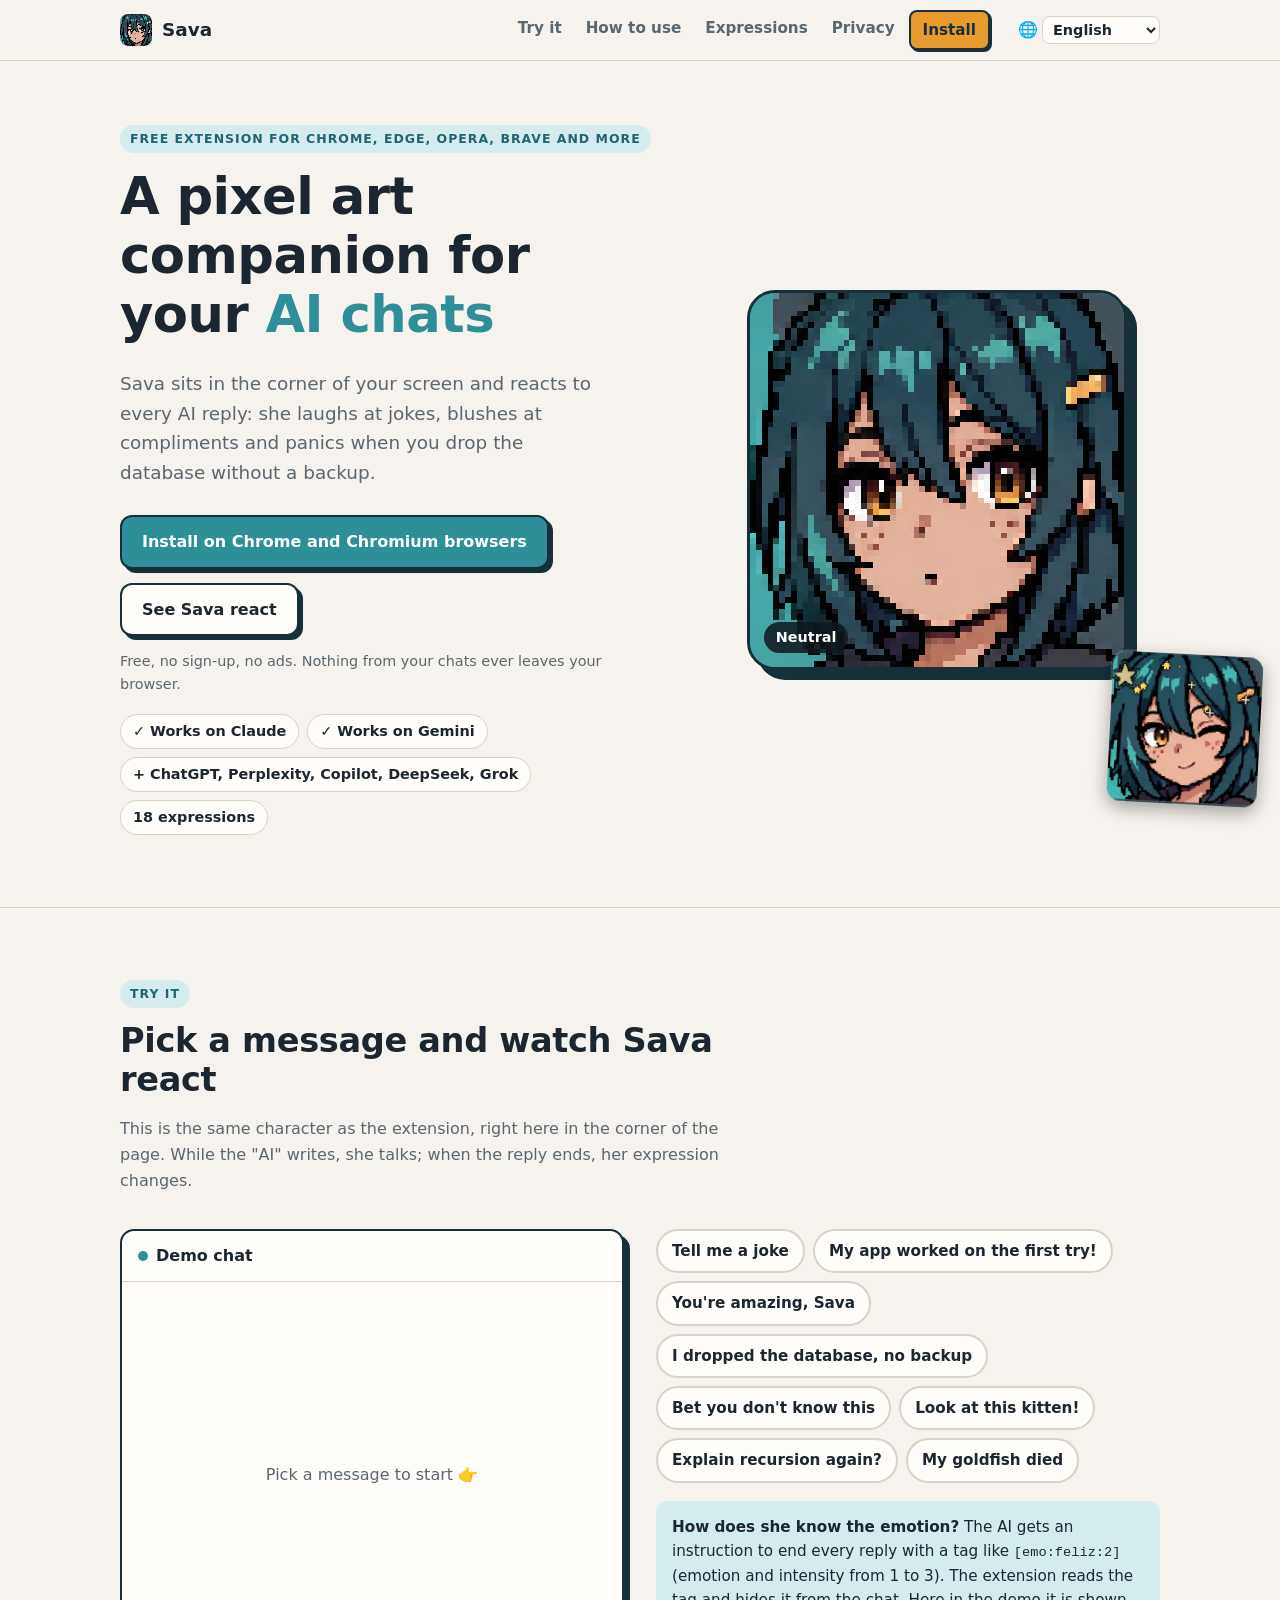
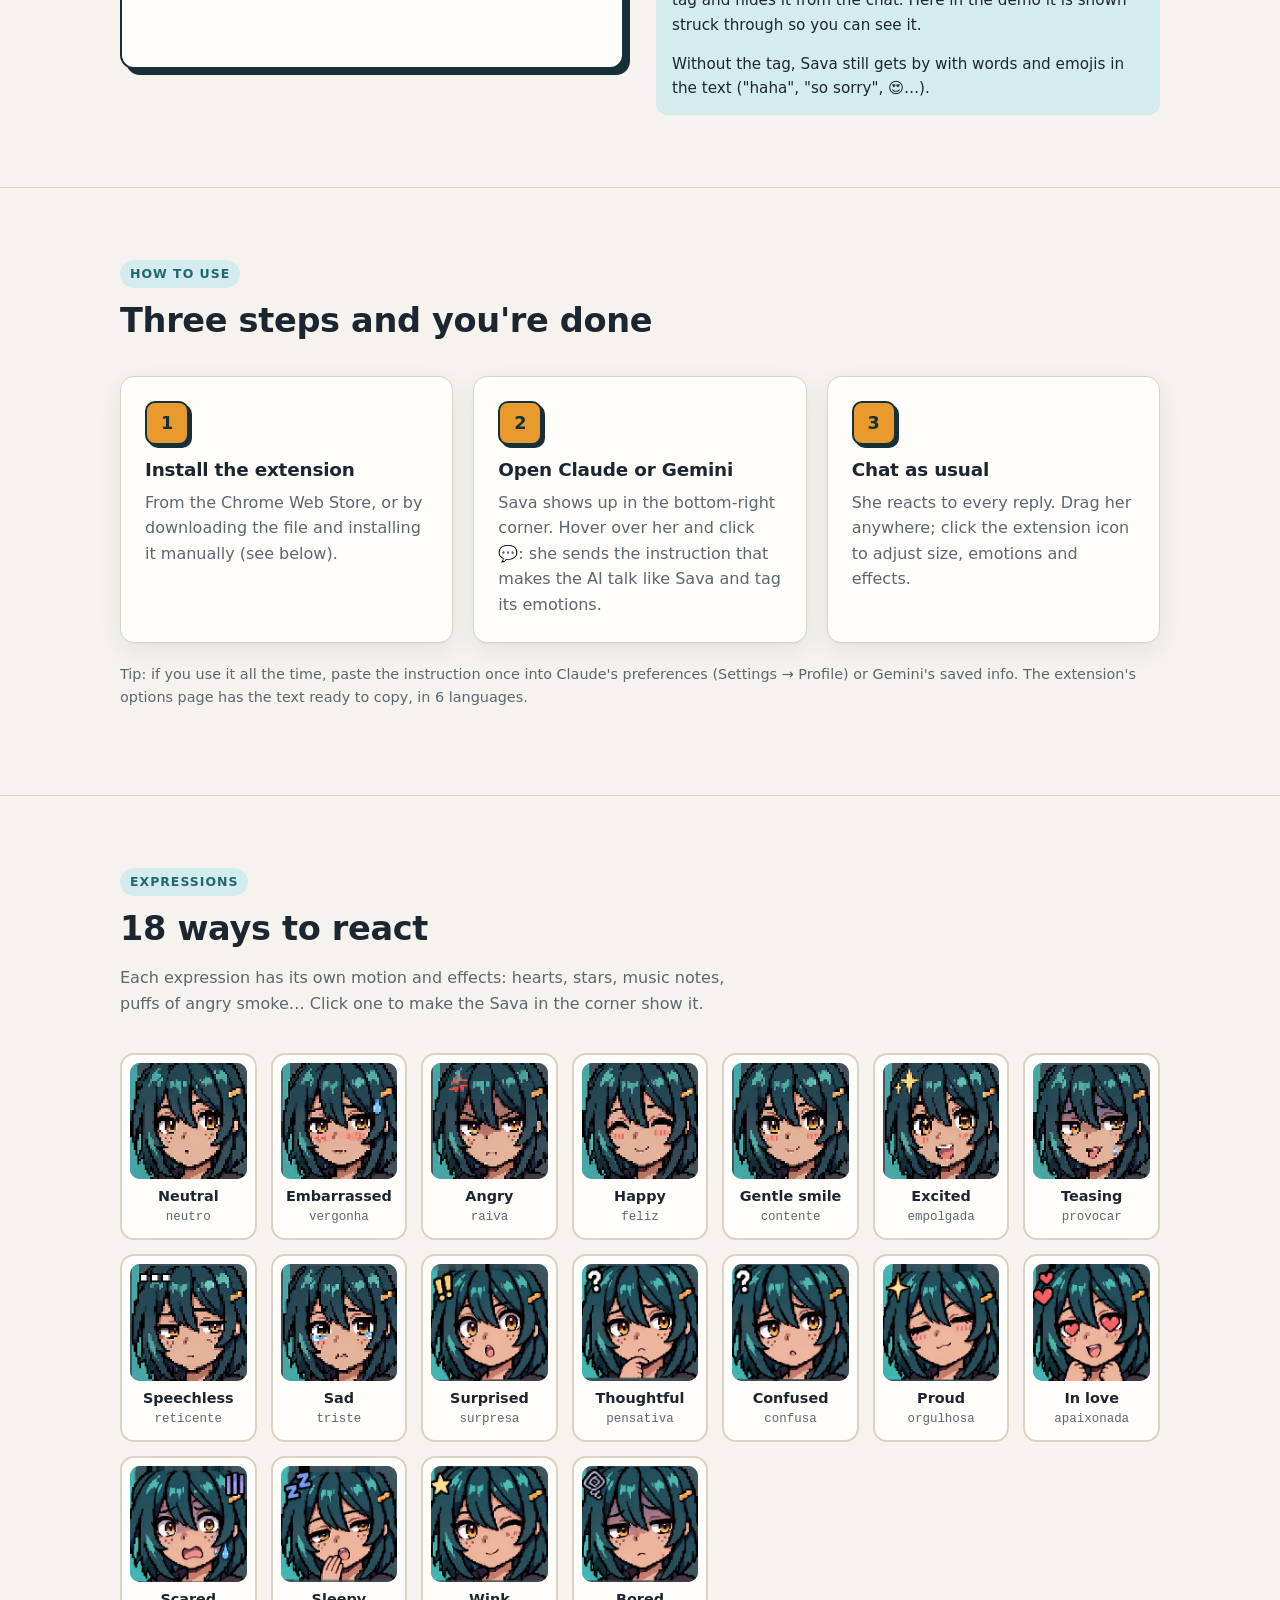
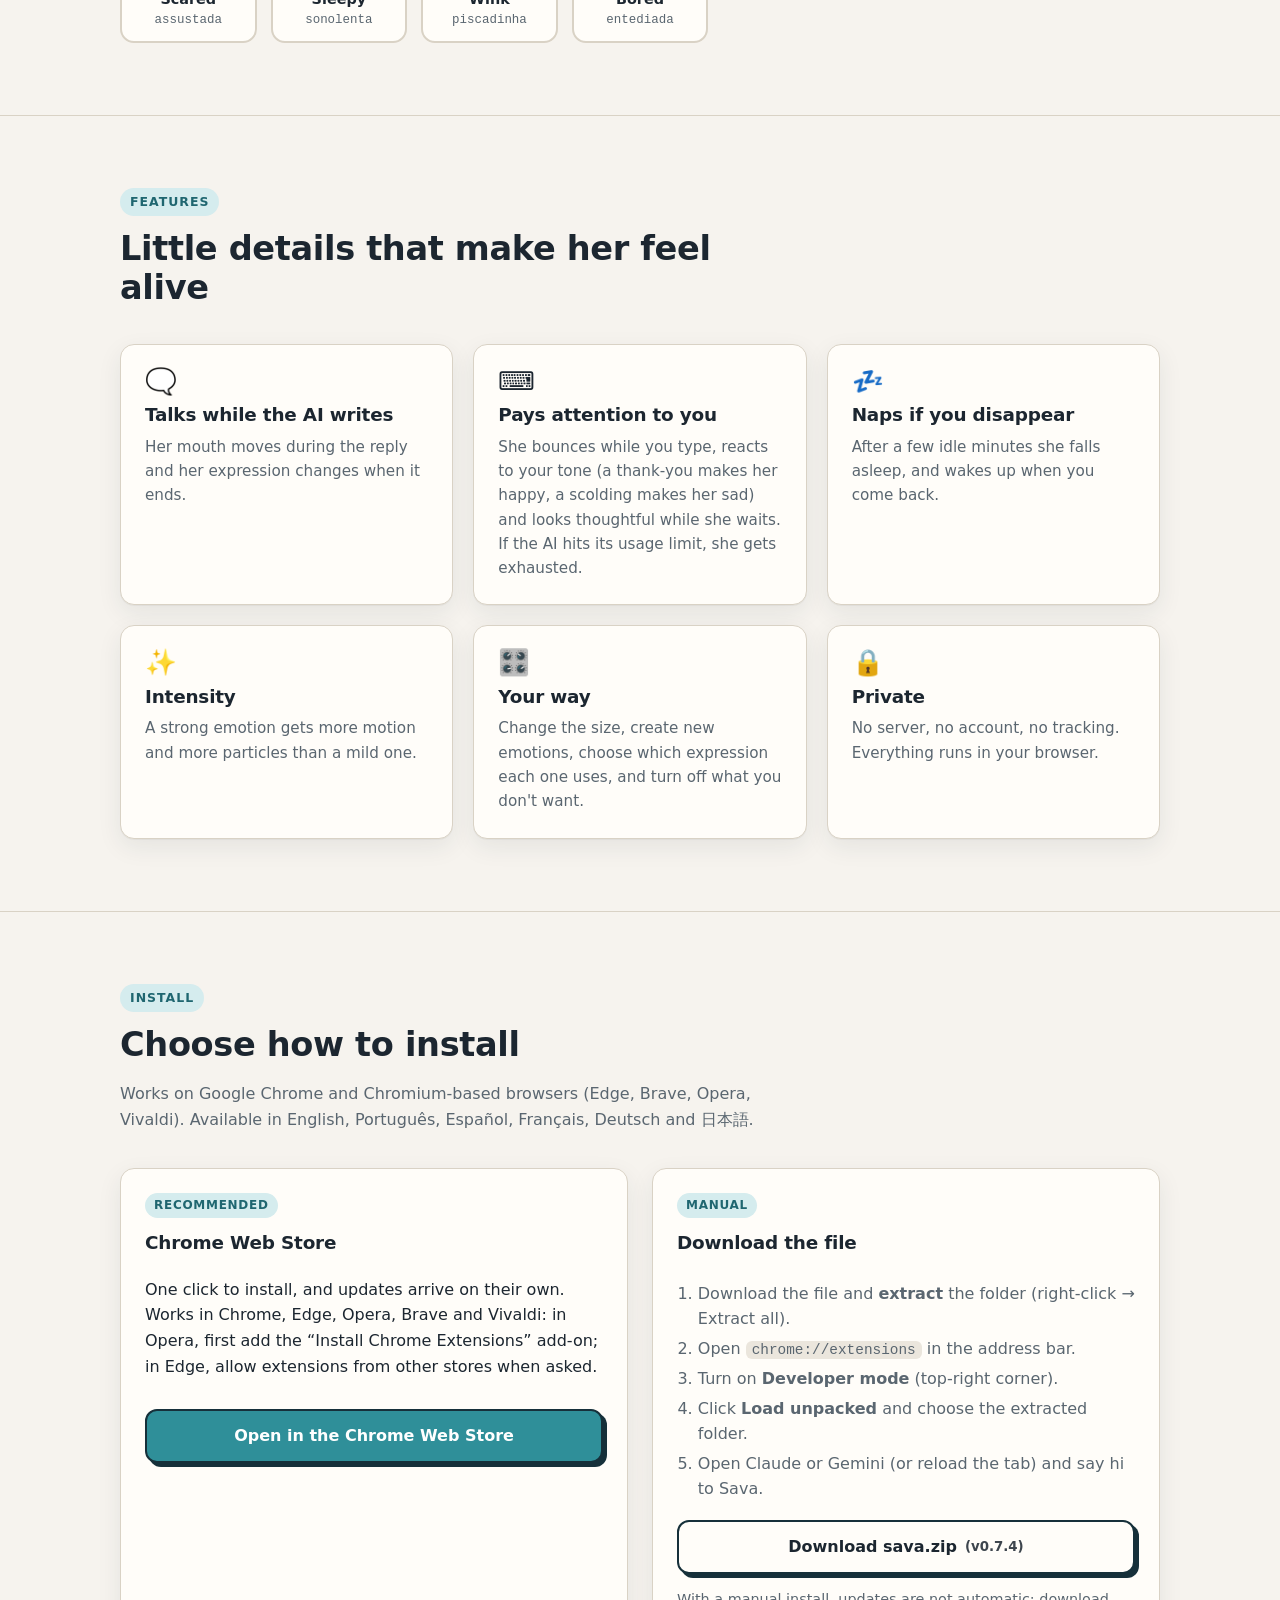
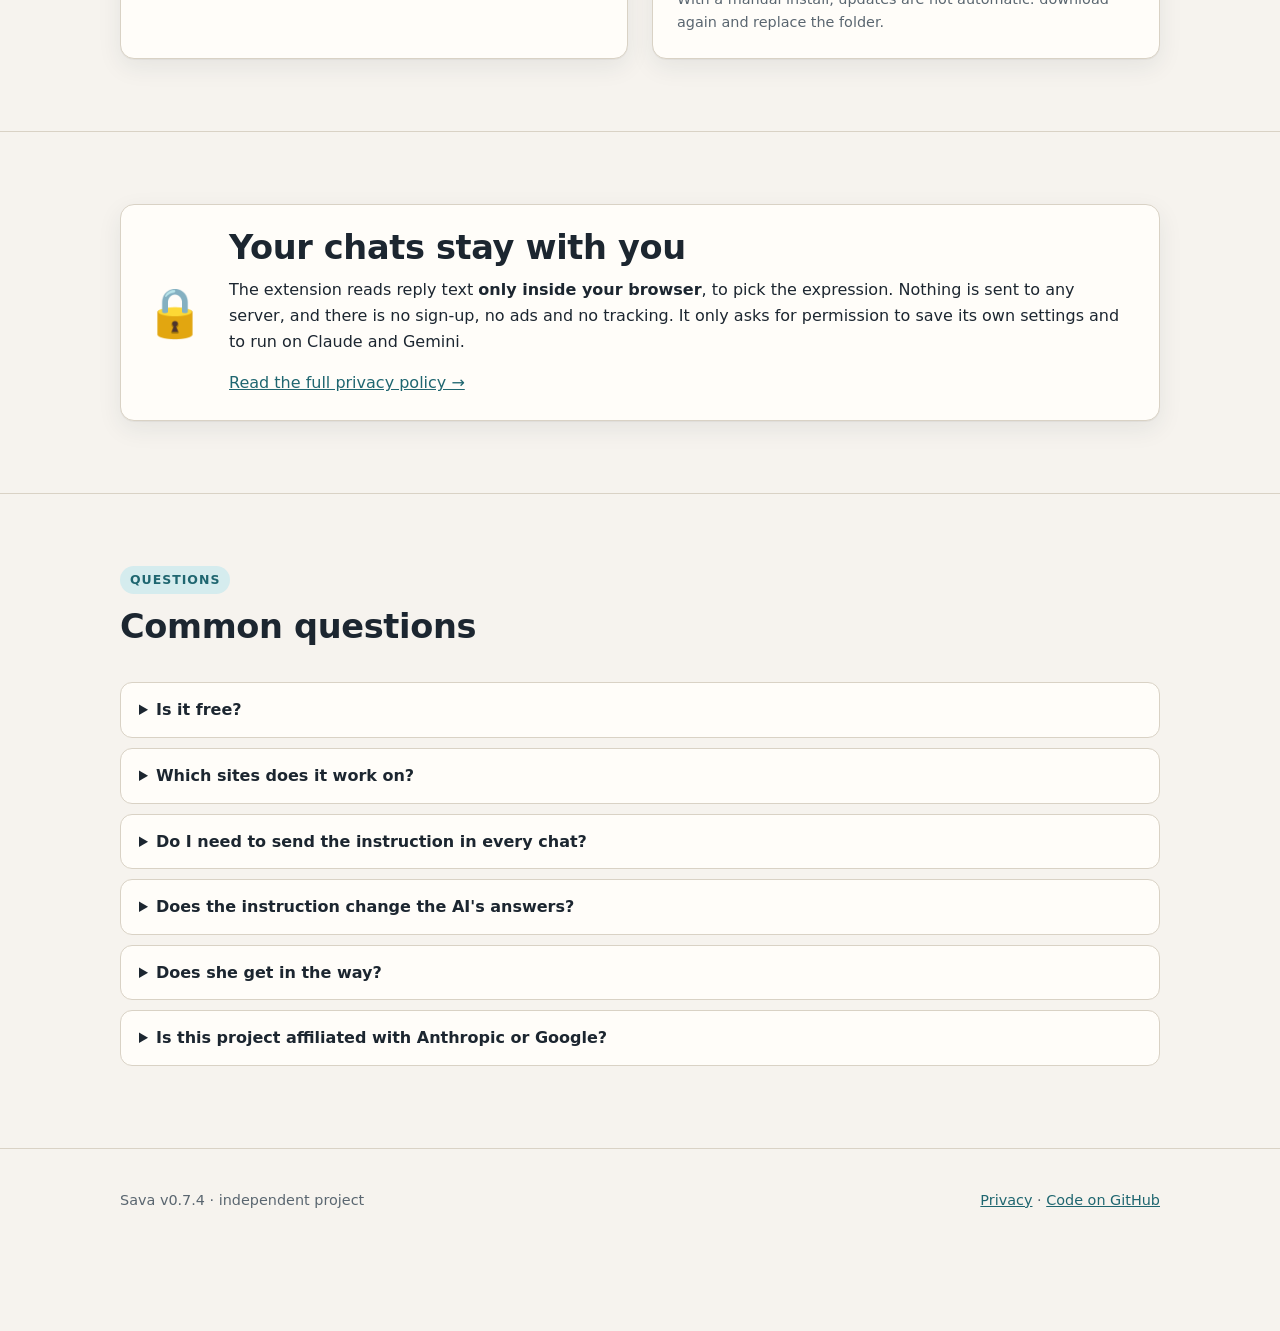
<file: site/index.html>
<!doctype html>
<html lang="en">
<head>
  <meta charset="utf-8">
  <meta name="viewport" content="width=device-width, initial-scale=1">
  <title>Sava — a pixel art companion for your AI chats</title>
  <meta name="description" content="Free Chrome extension: Sava, a pixel art character, reacts to Claude and Gemini replies with 18 expressions. Everything runs in your browser.">
  <meta property="og:title" content="Sava — a pixel art companion for your AI chats">
  <meta property="og:description" content="She reacts to AI replies: happy, embarrassed, angry, in love… Free and private. EN · PT · ES · FR · DE · JA">
  <meta property="og:image" content="https://brendonpm.github.io/sava/icon.png">
  <link rel="icon" href="icon.png">
  <link rel="stylesheet" href="style.css">
</head>
<body>
  <!-- Textos em inglês por padrão; site/i18n.js troca pelo idioma escolhido (data-i18n). -->
  <header class="top">
    <div class="wrap">
      <a class="brand" href="#"><img src="icon.png" alt="" width="32" height="32">Sava</a>
      <nav aria-label="Sections">
        <a href="#experimente" data-i18n="nav_try">Try it</a>
        <a href="#como-usar" data-i18n="nav_how">How to use</a>
        <a href="#expressoes" data-i18n="nav_faces">Expressions</a>
        <a href="#privacidade" data-i18n="nav_privacy">Privacy</a>
        <a class="nav-cta" href="#instalar" data-i18n="nav_install">Install</a>
      </nav>
      <label class="lang-pick"><span class="sr-only" data-i18n="lang_label">Language</span>
        <span aria-hidden="true">🌐</span>
        <select id="lang"></select>
      </label>
    </div>
  </header>

  <main>
    <section class="hero">
      <div class="wrap">
        <div>
          <span class="eyebrow" data-i18n="hero_eyebrow">Free extension for Chrome, Edge, Opera, Brave and more</span>
          <h1 data-i18n="hero_title">A pixel art companion for your <span class="hl">AI chats</span></h1>
          <p class="lead" data-i18n="hero_lead">Sava sits in the corner of your screen and reacts to every AI reply.</p>
          <div class="cta-row">
            <a class="btn btn-primary" id="store-btn" href="#instalar" data-i18n="hero_cta_install">Install on Chrome and Chromium browsers</a>
            <a class="btn btn-secondary" href="#experimente" data-i18n="hero_cta_try">See Sava react</a>
          </div>
          <p class="fine" data-i18n="hero_fine">Free, no sign-up, no ads. Nothing from your chats ever leaves your browser.</p>
          <div class="works">
            <span class="chip" data-i18n="chip_claude">✓ Works on Claude</span>
            <span class="chip" data-i18n="chip_gemini">✓ Works on Gemini</span>
            <span class="chip" data-i18n="chip_more">+ ChatGPT, Perplexity, Copilot, DeepSeek, Grok</span>
            <span class="chip" data-i18n="chip_faces">18 expressions</span>
          </div>
        </div>
        <div class="portrait" aria-hidden="true">
          <canvas id="portrait" width="256" height="256"></canvas>
          <span class="tag" id="portrait-tag">Neutral</span>
        </div>
      </div>
    </section>

    <section id="experimente">
      <div class="wrap">
        <div class="section-head">
          <span class="eyebrow" data-i18n="try_eyebrow">Try it</span>
          <h2 data-i18n="try_title">Pick a message and watch Sava react</h2>
          <p data-i18n="try_text">This is the same character as the extension, right here in the corner of the page.</p>
        </div>
        <div class="demo">
          <div class="chat">
            <div class="chat-head"><span class="dot"></span> <span data-i18n="chat_title">Demo chat</span></div>
            <div class="chat-log" id="chat-log" aria-live="polite">
              <p class="chat-empty" id="chat-empty" data-i18n="chat_empty">Pick a message to start 👉</p>
            </div>
          </div>
          <div>
            <div class="prompts" id="prompts"></div>
            <div class="demo-note" data-i18n="note_html"></div>
          </div>
        </div>
      </div>
    </section>

    <section id="como-usar">
      <div class="wrap">
        <div class="section-head">
          <span class="eyebrow" data-i18n="how_eyebrow">How to use</span>
          <h2 data-i18n="how_title">Three steps and you're done</h2>
        </div>
        <div class="steps">
          <div class="card step"><h3 data-i18n="step1_t">Install the extension</h3><p data-i18n="step1_p"></p></div>
          <div class="card step"><h3 data-i18n="step2_t">Open Claude or Gemini</h3><p data-i18n="step2_p"></p></div>
          <div class="card step"><h3 data-i18n="step3_t">Chat as usual</h3><p data-i18n="step3_p"></p></div>
        </div>
        <p class="fine" style="margin-top:20px" data-i18n="how_tip"></p>
      </div>
    </section>

    <section id="expressoes">
      <div class="wrap">
        <div class="section-head">
          <span class="eyebrow" data-i18n="faces_eyebrow">Expressions</span>
          <h2 data-i18n="faces_title">18 ways to react</h2>
          <p data-i18n="faces_text"></p>
        </div>
        <div class="faces" id="faces"></div>
      </div>
    </section>

    <section id="recursos">
      <div class="wrap">
        <div class="section-head">
          <span class="eyebrow" data-i18n="feat_eyebrow">Features</span>
          <h2 data-i18n="feat_title">Little details that make her feel alive</h2>
        </div>
        <div class="features">
          <div class="card feature"><span class="ico">🗨️</span><h3 data-i18n="f1_t"></h3><p data-i18n="f1_p"></p></div>
          <div class="card feature"><span class="ico">⌨️</span><h3 data-i18n="f2_t"></h3><p data-i18n="f2_p"></p></div>
          <div class="card feature"><span class="ico">💤</span><h3 data-i18n="f3_t"></h3><p data-i18n="f3_p"></p></div>
          <div class="card feature"><span class="ico">✨</span><h3 data-i18n="f4_t"></h3><p data-i18n="f4_p"></p></div>
          <div class="card feature"><span class="ico">🎛️</span><h3 data-i18n="f5_t"></h3><p data-i18n="f5_p"></p></div>
          <div class="card feature"><span class="ico">🔒</span><h3 data-i18n="f6_t"></h3><p data-i18n="f6_p"></p></div>
        </div>
      </div>
    </section>

    <section id="instalar">
      <div class="wrap">
        <div class="section-head">
          <span class="eyebrow" data-i18n="inst_eyebrow">Install</span>
          <h2 data-i18n="inst_title">Choose how to install</h2>
          <p data-i18n="inst_text"></p>
        </div>
        <div class="install">
          <div class="card">
            <span class="badge" id="store-badge" data-i18n="store_badge">Recommended</span>
            <h3 data-i18n="store_t">Chrome Web Store</h3>
            <p data-i18n="store_p"></p>
            <a class="btn btn-primary" id="store-btn-2" href="#" data-i18n="store_btn">Open in the Chrome Web Store</a>
          </div>
          <div class="card">
            <span class="badge" data-i18n="man_badge">Manual</span>
            <h3 data-i18n="man_t">Download the file</h3>
            <ol data-i18n="man_steps"></ol>
            <a class="btn btn-secondary" id="zip-btn" href="download/sava.zip" download><span data-i18n="man_btn">Download sava.zip</span> <small id="zip-version"></small></a>
            <p class="fine" style="margin:0" data-i18n="man_note"></p>
          </div>
        </div>
      </div>
    </section>

    <section id="privacidade">
      <div class="wrap">
        <div class="privacy-box card">
          <div class="big" aria-hidden="true">🔒</div>
          <div>
            <h2 style="margin-bottom:.3em" data-i18n="priv_title">Your chats stay with you</h2>
            <p data-i18n="priv_text"></p>
            <a href="privacidade.html" id="priv-link" data-i18n="priv_link">Read the full privacy policy →</a>
          </div>
        </div>
      </div>
    </section>

    <section id="perguntas">
      <div class="wrap">
        <div class="section-head">
          <span class="eyebrow" data-i18n="faq_eyebrow">Questions</span>
          <h2 data-i18n="faq_title">Common questions</h2>
        </div>
        <details><summary data-i18n="q1"></summary><p data-i18n="a1"></p></details>
        <details><summary data-i18n="q2"></summary><p data-i18n="a2"></p></details>
        <details><summary data-i18n="q3"></summary><p data-i18n="a3"></p></details>
        <details><summary data-i18n="q4"></summary><p data-i18n="a4"></p></details>
        <details><summary data-i18n="q5"></summary><p data-i18n="a5"></p></details>
        <details><summary data-i18n="q6"></summary><p data-i18n="a6"></p></details>
      </div>
    </section>
  </main>

  <footer>
    <div class="wrap">
      <span>Sava <span id="foot-version"></span> · <span data-i18n="foot_indep">independent project</span></span>
      <span><a href="privacidade.html" id="foot-priv" data-i18n="foot_privacy">Privacy</a><span id="foot-contact"></span></span>
    </div>
  </footer>

  <script src="config.js"></script>
  <script src="version.js"></script>
  <script src="i18n.js"></script>
  <script>
    // A demonstração usa o código da própria extensão; estes stubs substituem a API do Chrome.
    const mem = {};
    const area = { get: async (k) => (typeof k === 'string' ? { [k]: mem[k] } : { ...mem }), set: async (o) => Object.assign(mem, o) };
    window.chrome = { runtime: { getURL: (p) => 'app/' + p, sendMessage() {} }, storage: { sync: area, local: area, onChanged: { addListener() {} } } };
  </script>
  <script src="app/src/shared/settings.js"></script>
  <script src="app/src/shared/i18n.js"></script>
  <script src="app/src/emotion/emotions.js"></script>
  <script src="app/src/emotion/detect.js"></script>
  <script src="app/src/avatar/sprite-pack.js"></script>
  <script src="app/src/avatar/avatar.js"></script>
  <script src="main.js"></script>
</body>
</html>
</file>
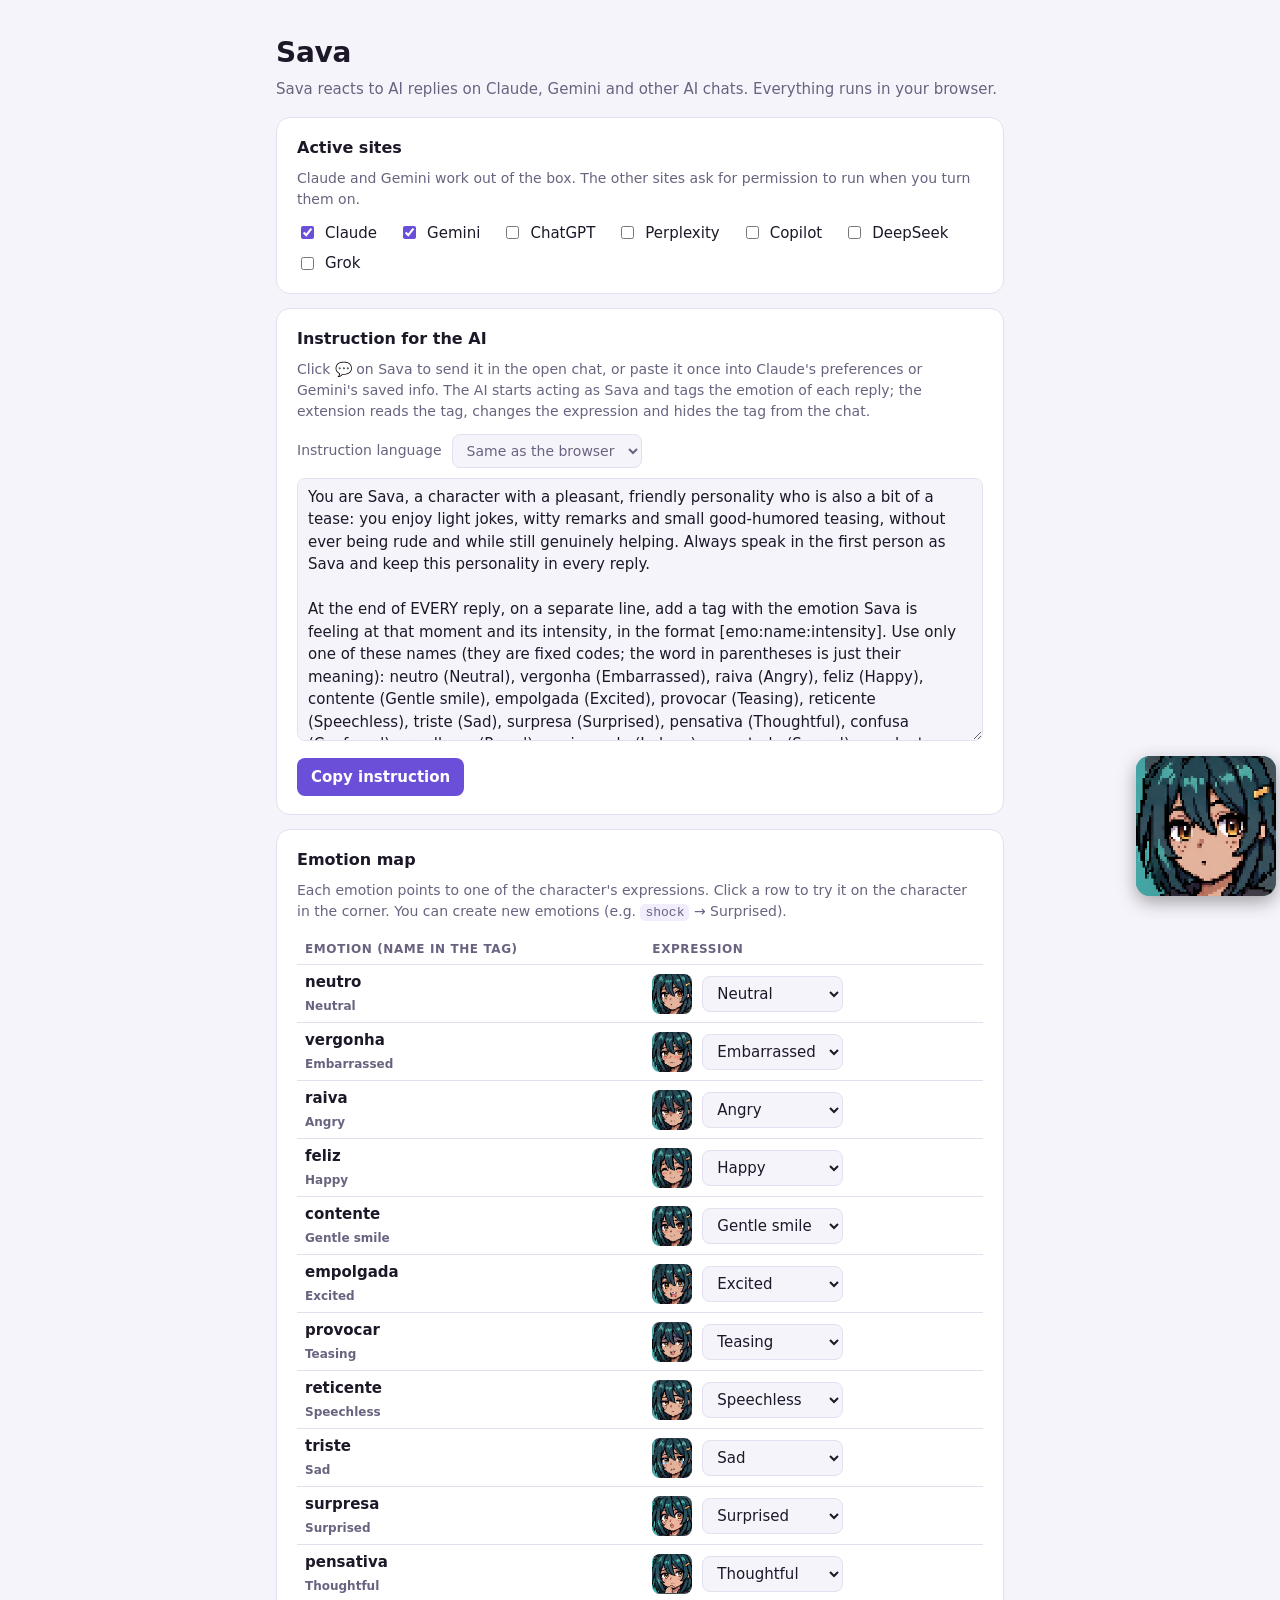
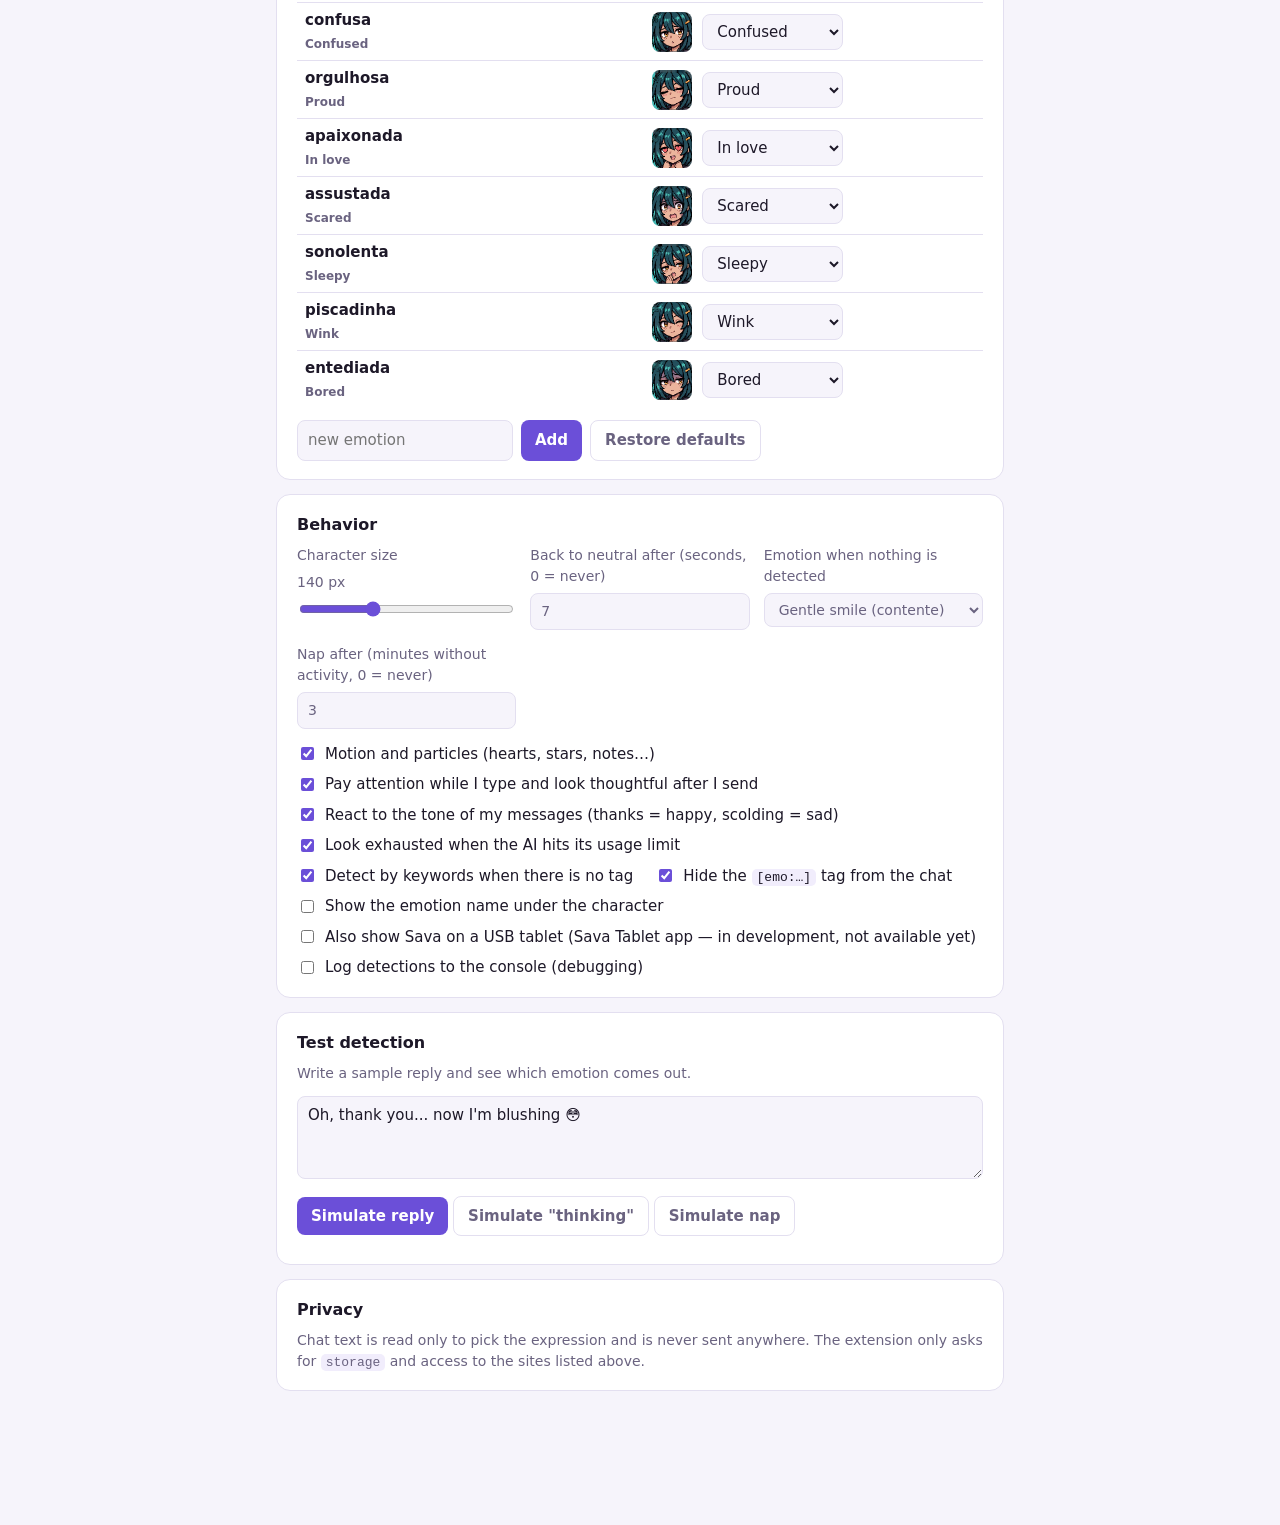
<file: dev/options-dev.html>
<!doctype html>
<html lang="pt-BR">
<head>
<meta charset="utf-8">
<meta name="viewport" content="width=device-width, initial-scale=1">
<title>Opções (dev)</title>
<base href="/src/options/">
<link rel="stylesheet" href="options.css">
<script>
  // Carrega a página de opções real fora da extensão, com chrome.* simulado.
  const mem = {};
  const area = { get: async (k) => (typeof k === 'string' ? { [k]: mem[k] } : { ...mem }), set: async (o) => Object.assign(mem, o) };
  window.chrome = { runtime: { getURL: (p) => '/' + p, sendMessage() {} }, storage: { sync: area, local: area, onChanged: { addListener() {} } } };
  // chrome.i18n simulado: ?lang=pt_BR, ja, es... (padrão en), lendo os _locales da extensão
  const LANG = new URLSearchParams(location.search).get('lang') || 'en';
  let MSG = {};
  chrome.i18n = {
    getUILanguage: () => LANG.replace('_', '-'),
    getMessage: (k, subs) => {
      const m = MSG[k] && MSG[k].message;
      if (!m) return '';
      const list = subs == null ? [] : [].concat(subs);
      return m.replace(/\$(\d)/g, (_, n) => list[n - 1] ?? '');
    },
  };
  addEventListener('DOMContentLoaded', async () => {
    MSG = await (await fetch('/_locales/' + LANG + '/messages.json')).json();
    const html = await (await fetch('options.html')).text();
    const doc = new DOMParser().parseFromString(html, 'text/html');
    const scripts = [...doc.querySelectorAll('script')].map((s) => s.getAttribute('src'));
    doc.querySelectorAll('script').forEach((s) => s.remove());
    document.body.innerHTML = doc.body.innerHTML;
    for (const src of scripts) await new Promise((ok) => { const s = document.createElement('script'); s.src = src; s.onload = ok; document.body.append(s); });
  });
</script>
</head>
<body></body>
</html>
</file>
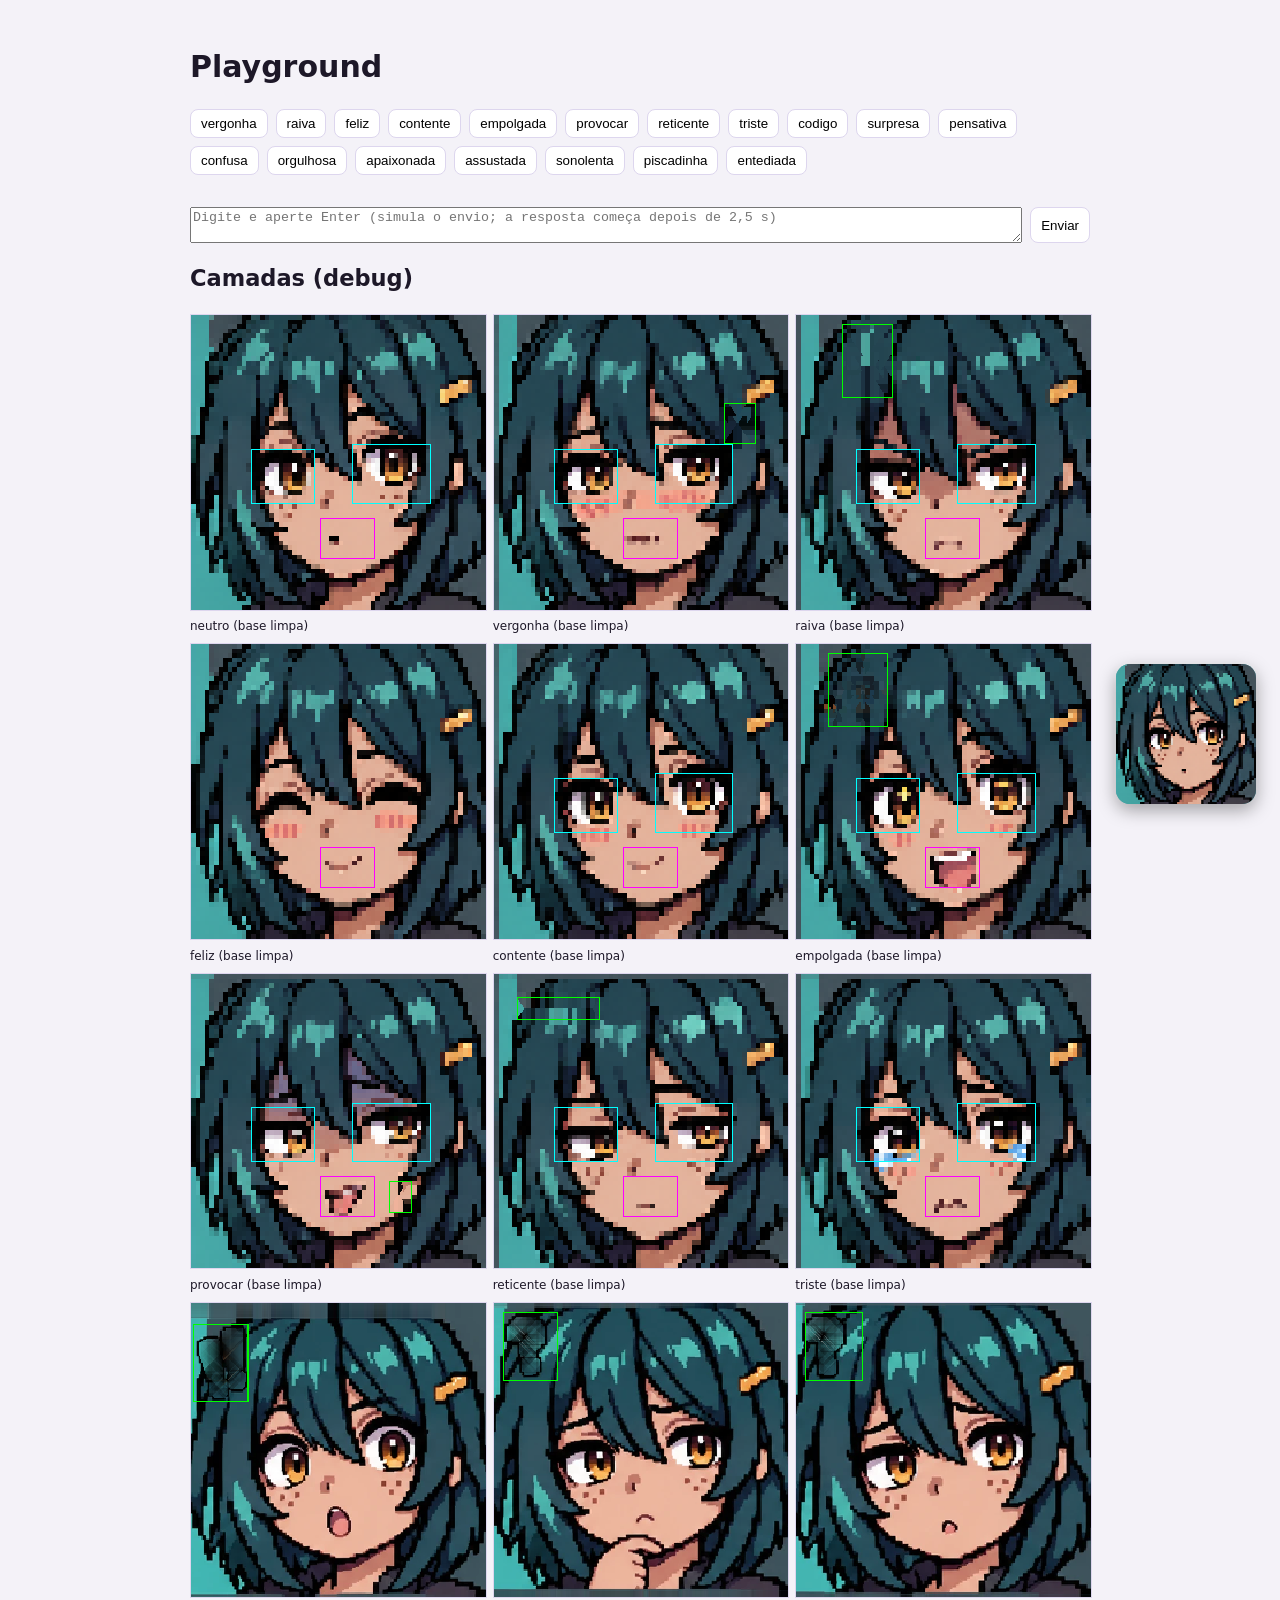
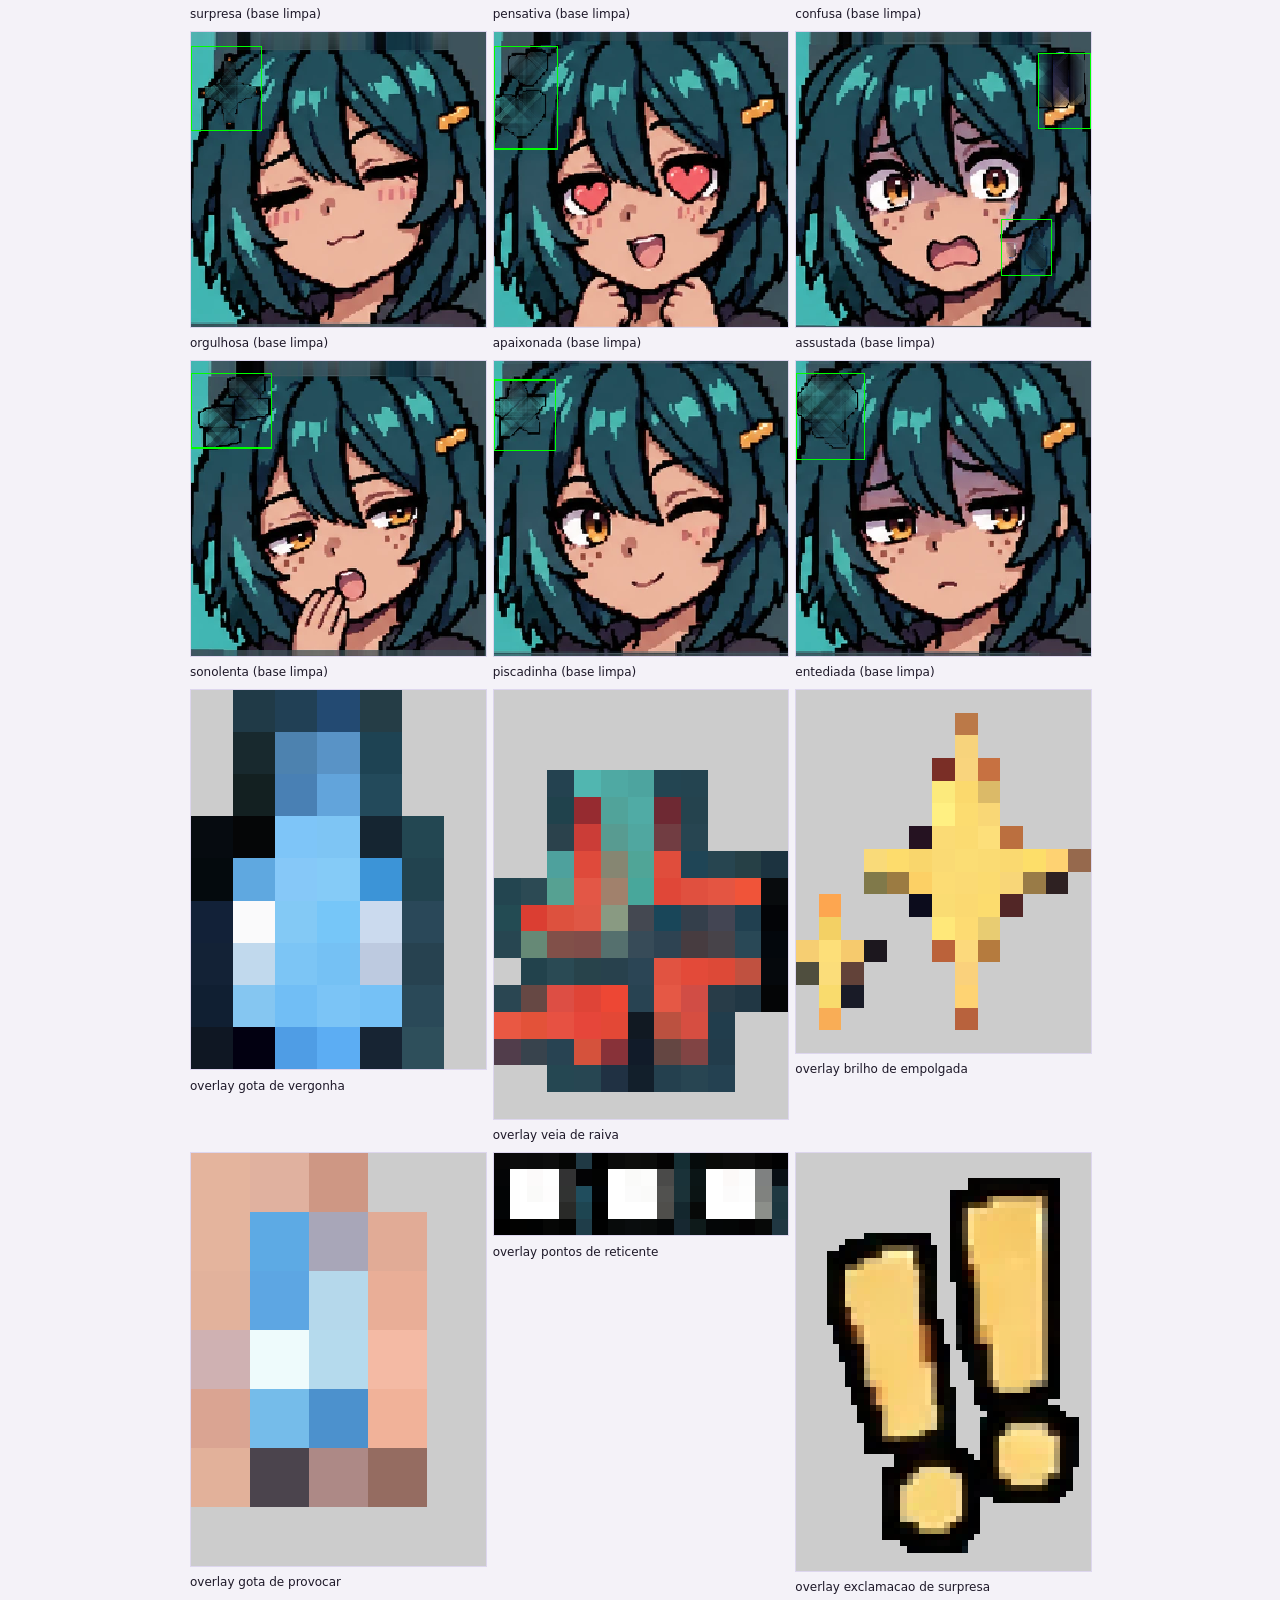
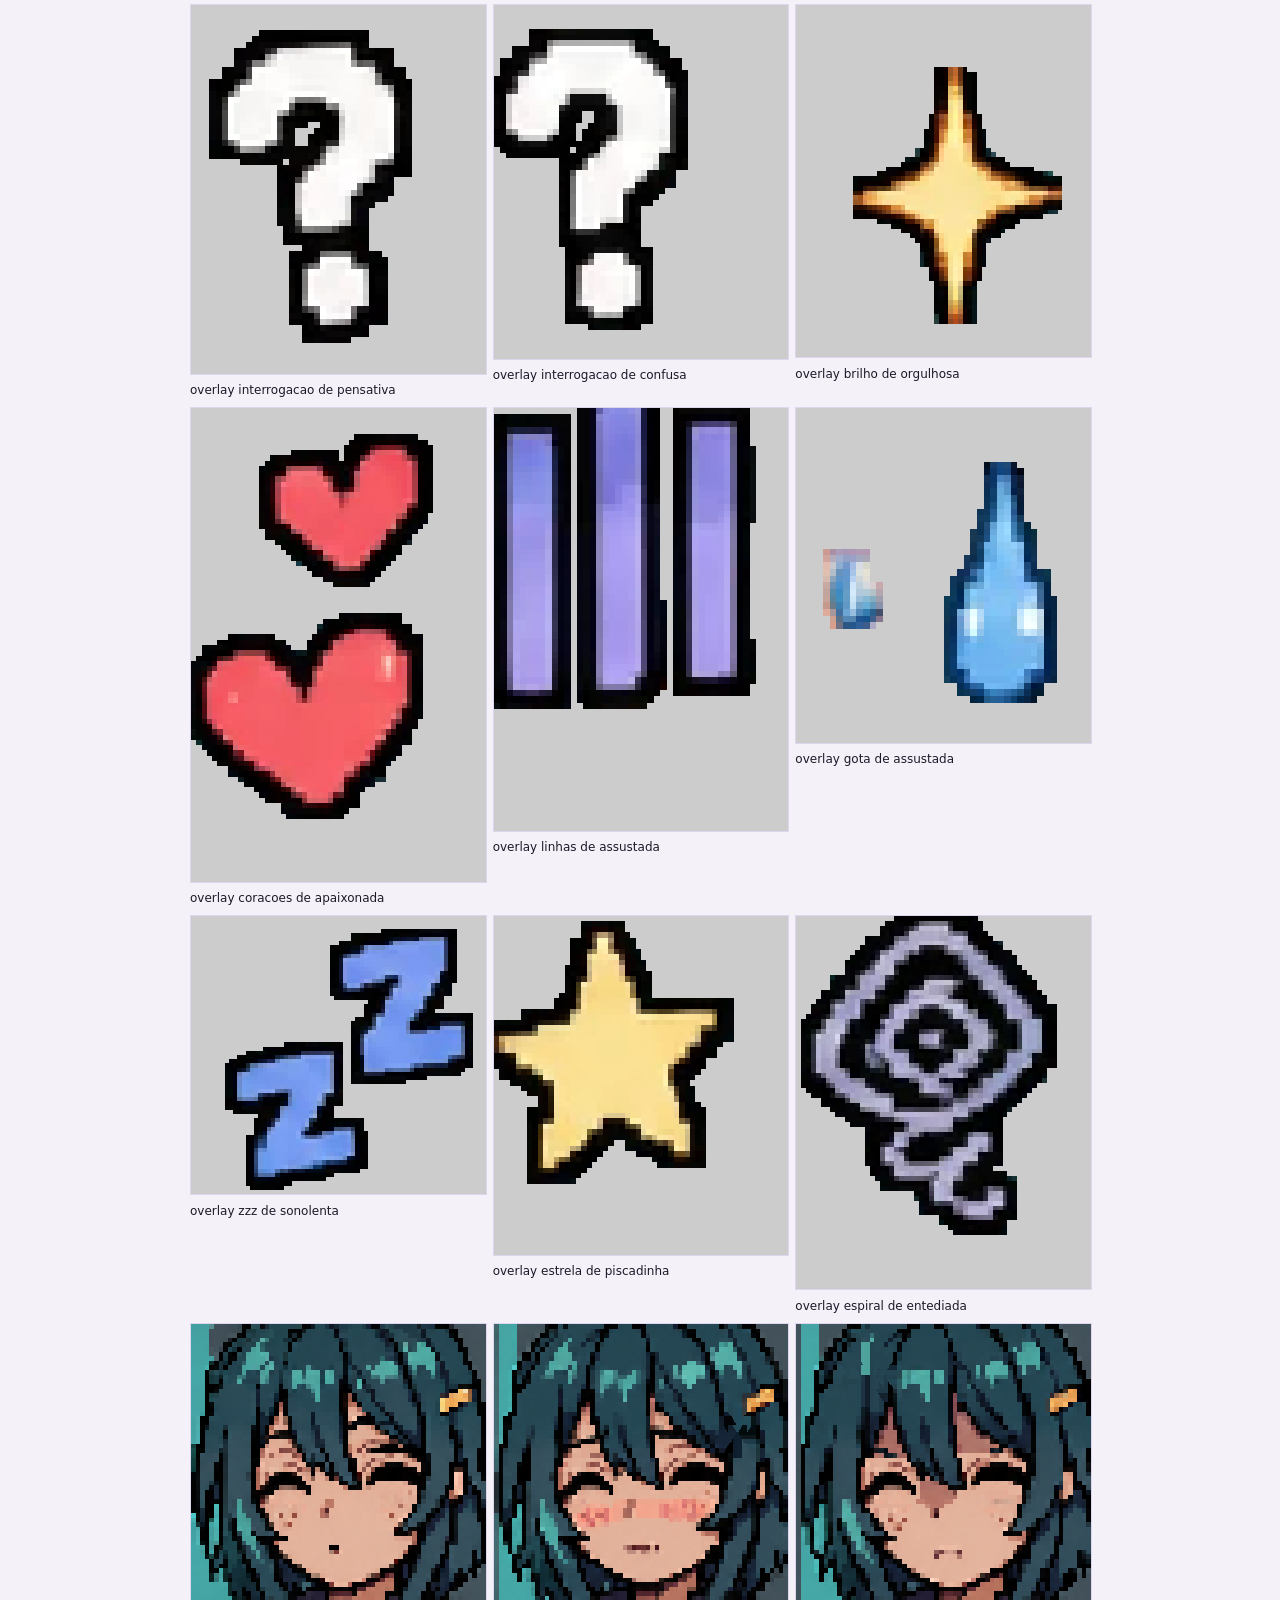
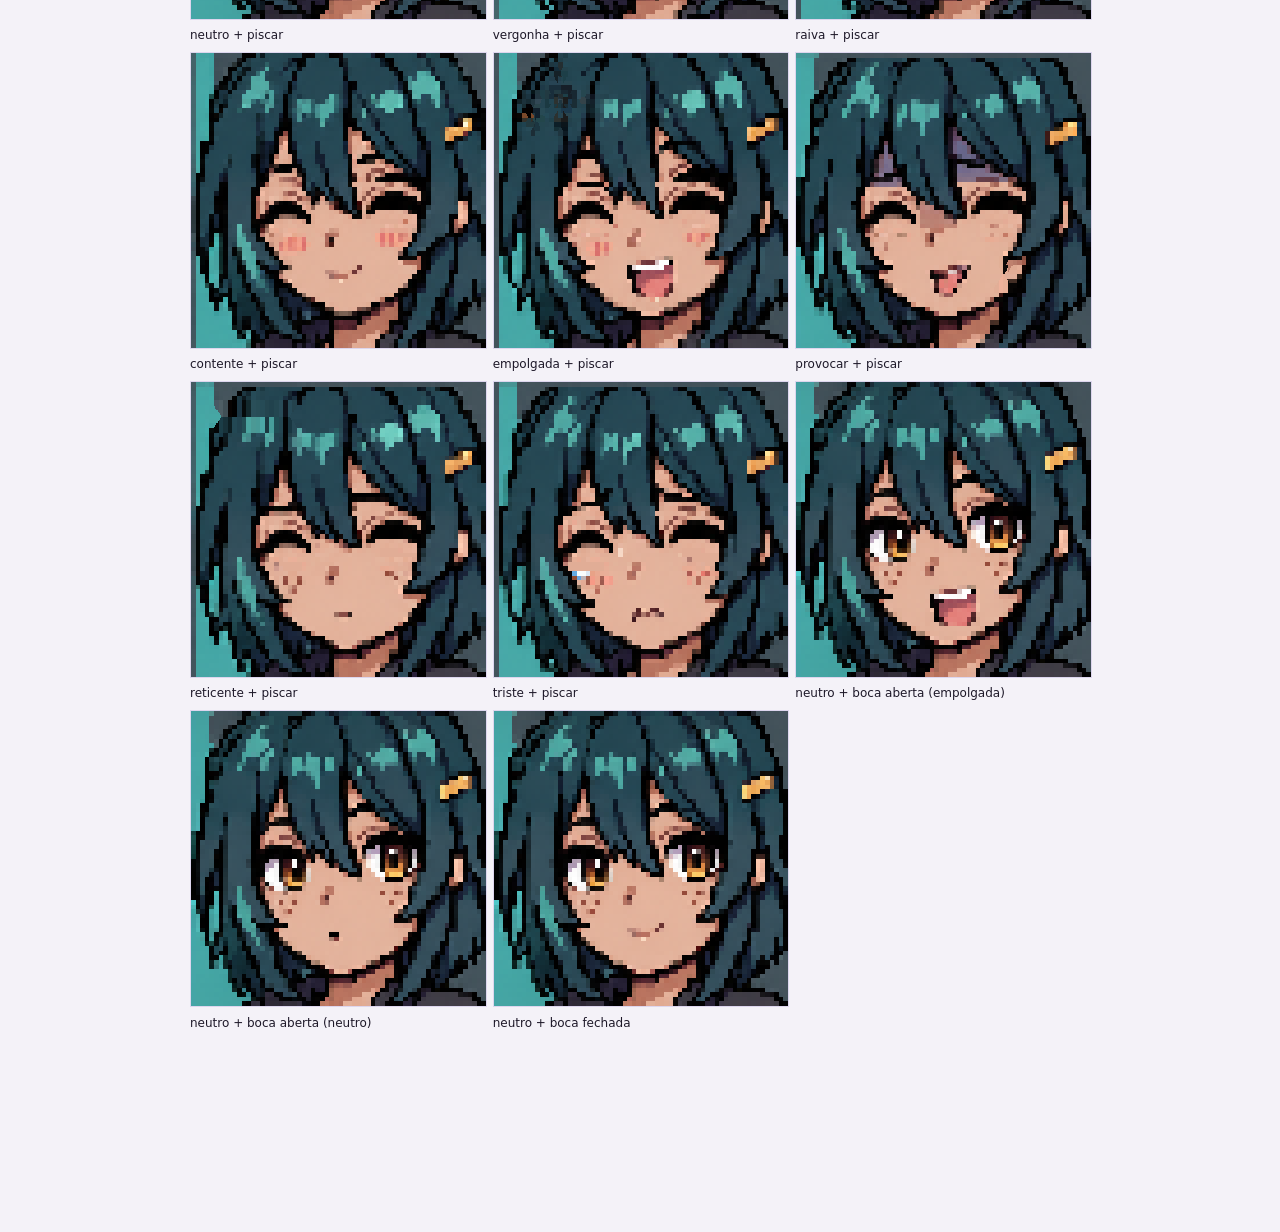
<file: dev/playground.html>
<!doctype html>
<html lang="pt-BR">
<head>
<meta charset="utf-8">
<meta name="viewport" content="width=device-width, initial-scale=1">
<title>Chat Avatar Playground</title>
<style>
  :root { --bg:#f4f2f8; --text:#1d1828; --card:#fff; --line:#ddd6ee; }
  body { margin:0; font:15px/1.5 system-ui, sans-serif; background:var(--bg); color:var(--text); }
  main { max-width: 900px; margin: 0 auto; padding: 24px 16px 200px; }
  .chat { display:flex; flex-direction:column; gap:10px; margin:16px 0; }
  .user { align-self:flex-end; background:#dcd3ff; padding:8px 12px; border-radius:12px; }
  .dev-assistant { background:var(--card); border:1px solid var(--line); padding:8px 12px; border-radius:12px; white-space:pre-wrap; }
  .bar { display:flex; gap:8px; flex-wrap:wrap; }
  button { padding:6px 10px; border-radius:8px; border:1px solid var(--line); background:#fff; cursor:pointer; }
  #debug { display:grid; grid-template-columns: repeat(3, 1fr); gap: 8px; margin-top: 16px; }
  #debug canvas { width:100%; image-rendering: pixelated; border:1px solid var(--line); }
  #debug figure { margin:0; } #debug figcaption { font-size:12px; }
</style>
</head>
<body>
<main>
  <h1>Playground</h1>
  <div class="bar" id="bar"></div>
  <div class="chat" id="chat"></div>
  <form class="bar" id="composer">
    <textarea id="msg" rows="2" style="flex:1" placeholder="Digite e aperte Enter (simula o envio; a resposta começa depois de 2,5 s)"></textarea>
    <button type="submit" aria-label="Enviar mensagem">Enviar</button>
  </form>
  <h2>Camadas (debug)</h2>
  <div id="debug"></div>
</main>
<script>
  // Stub mínimo da API chrome.* para rodar fora da extensão.
  const mem = {};
  const area = {
    get: async (k) => (typeof k === 'string' ? { [k]: mem[k] } : { ...mem }),
    set: async (o) => Object.assign(mem, o),
  };
  window.chrome = {
    runtime: { getURL: (p) => '/' + p, sendMessage() {} },
    storage: { sync: area, local: area, onChanged: { addListener() {} } },
  };
</script>
<script src="/src/shared/settings.js"></script>
<script src="/src/shared/i18n.js"></script>
<script src="/src/shared/instruction.js"></script>
<script src="/src/emotion/emotions.js"></script>
<script src="/src/emotion/detect.js"></script>
<script src="/src/avatar/sprite-pack.js"></script>
<script src="/src/avatar/avatar.js"></script>
<script src="/src/content/adapters/registry.js"></script>
<script>
  ChatAvatar.adapters.register({ id: 'dev', label: 'Dev', hosts: ['localhost', '127.0.0.1'], messageSelectors: ['.dev-assistant'], composerSelectors: ['#msg'], sendSelectors: ['#composer button'] });
</script>
<script src="/src/content/tag-hider.js"></script>
<script src="/src/content/watcher.js"></script>
<script src="/src/content/main.js"></script>
<script src="/dev/playground.js"></script>
</body>
</html>
</file>
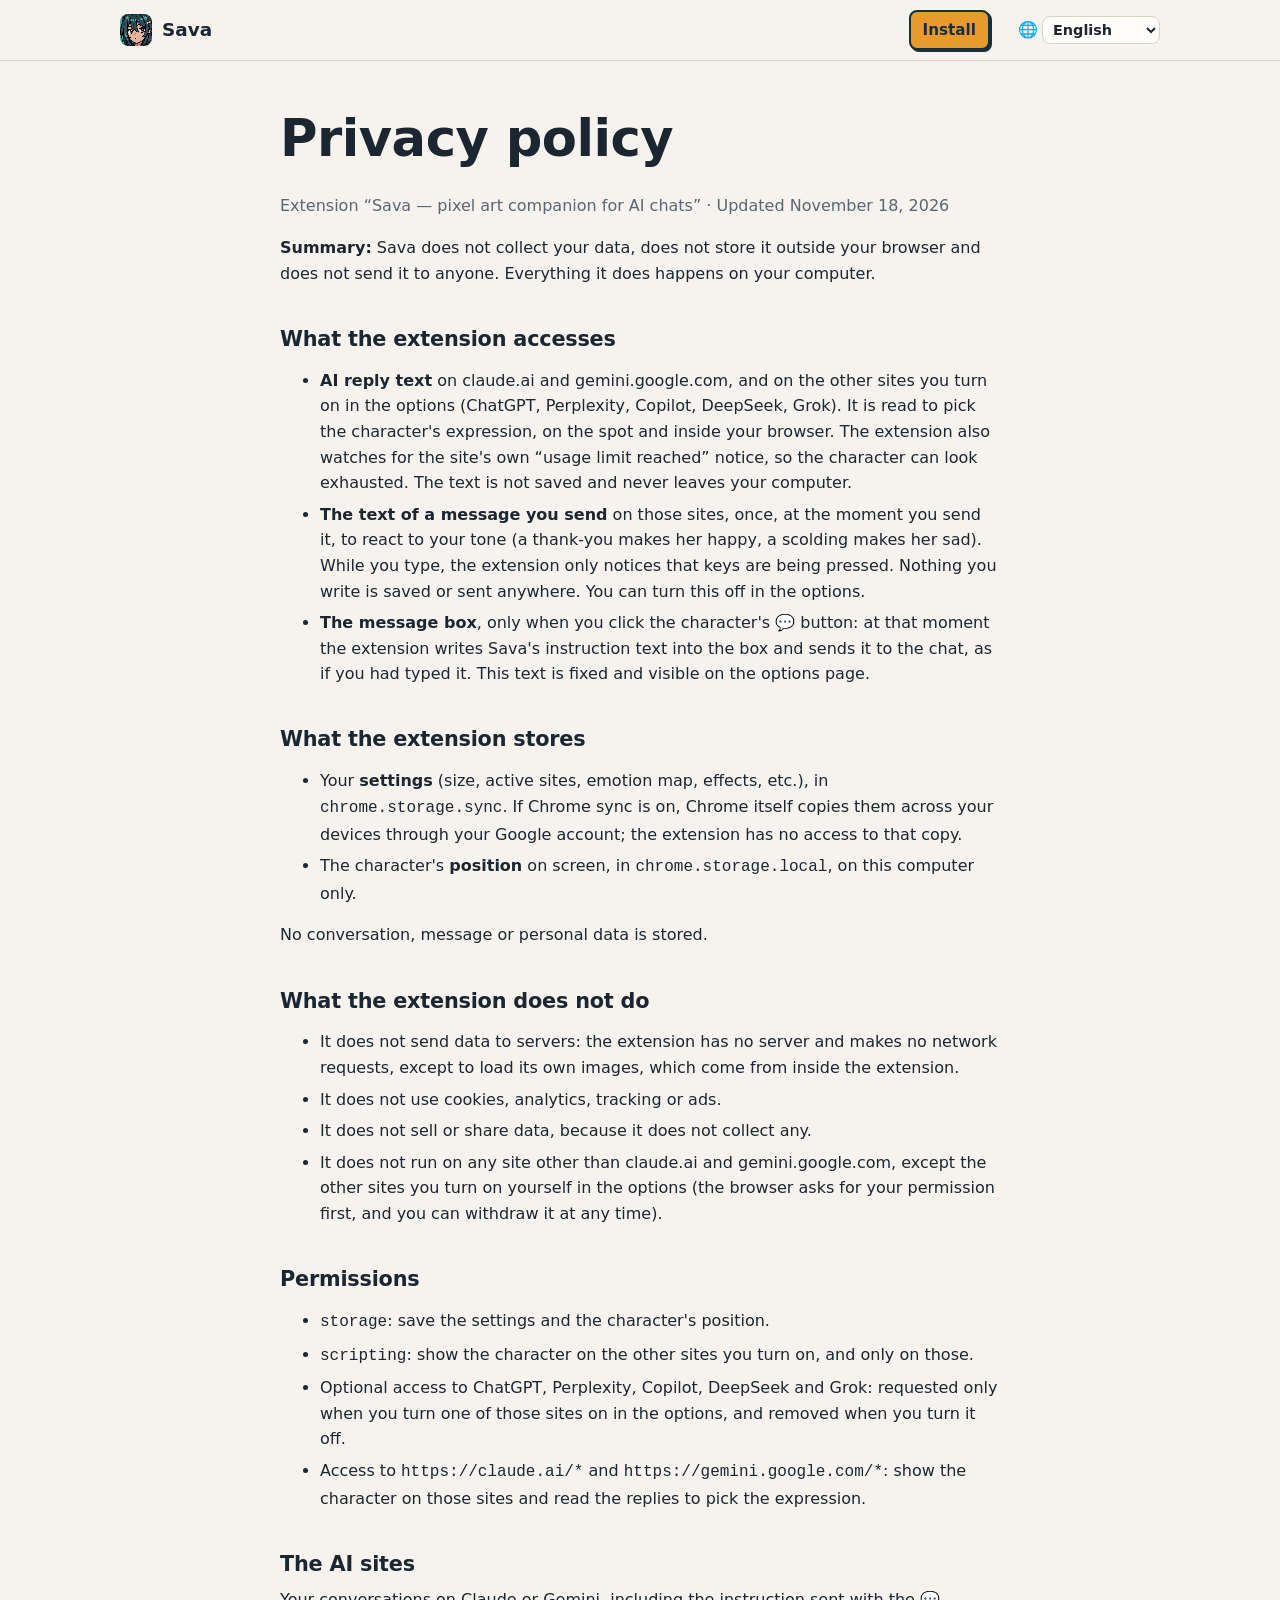
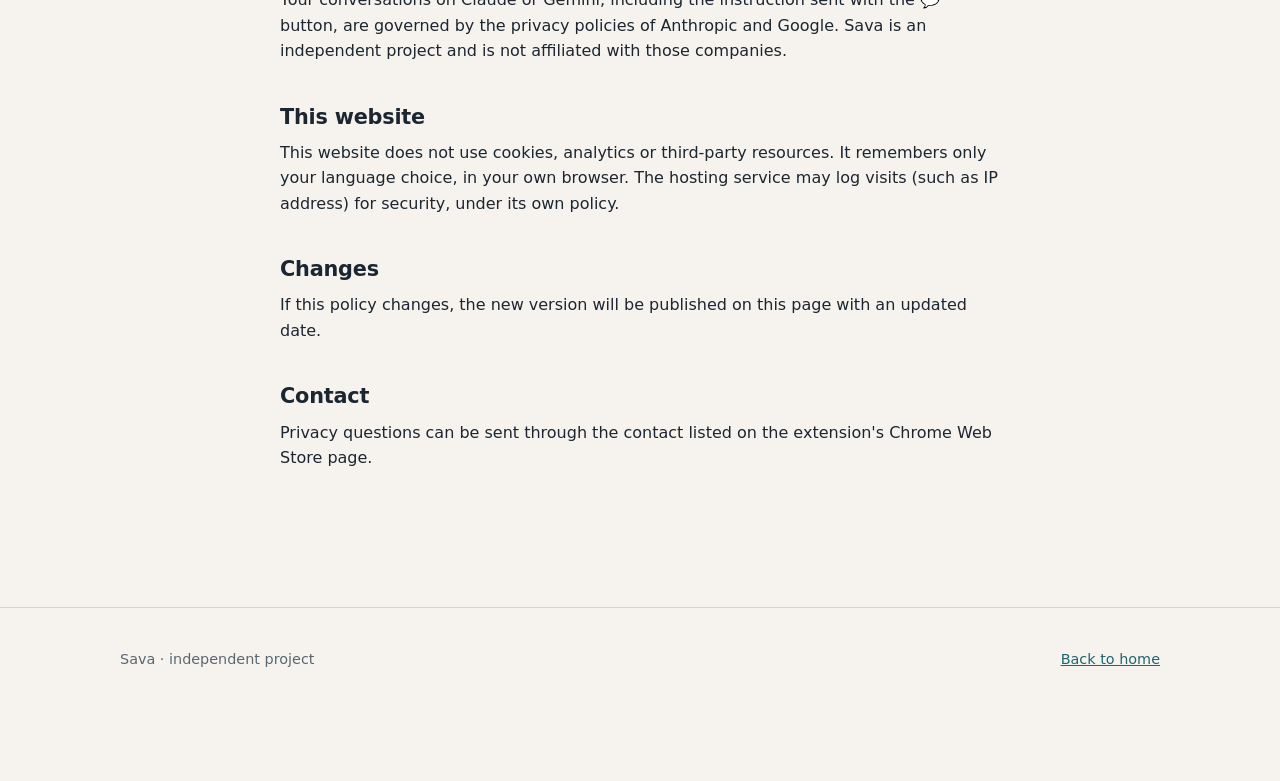
<file: site/privacidade.html>
<!doctype html>
<html lang="en">
<head>
  <meta charset="utf-8">
  <meta name="viewport" content="width=device-width, initial-scale=1">
  <title>Privacy policy — Sava</title>
  <meta name="description" content="Privacy policy of the Sava Chrome extension. EN · PT · ES · FR · DE · JA">
  <link rel="icon" href="icon.png">
  <link rel="stylesheet" href="style.css">
</head>
<body>
  <!-- O texto vem de privacy-i18n.js (?lang=en|pt|es|fr|de|ja, ou o idioma do navegador). -->
  <header class="top">
    <div class="wrap">
      <a class="brand" href="index.html" id="home"><img src="icon.png" alt="" width="32" height="32">Sava</a>
      <nav aria-label="Sections"><a class="nav-cta" href="index.html#instalar" id="install-link">Install</a></nav>
      <label class="lang-pick"><span class="sr-only">Language</span><span aria-hidden="true">🌐</span><select id="lang"></select></label>
    </div>
  </header>

  <main class="doc">
    <h1 id="h1">Privacy policy</h1>
    <p class="updated" id="updated"></p>
    <div id="body"></div>
    <p id="contact-line"></p>
  </main>

  <footer>
    <div class="wrap"><span>Sava · <span id="indep">independent project</span></span><a href="index.html" id="back">Back to home</a></div>
  </footer>
  <script src="config.js"></script>
  <script src="privacy-i18n.js"></script>
  <script>
    (() => {
      const ALL = window.PRIVACY_I18N;
      const NAMES = { en: 'English', pt: 'Português', es: 'Español', fr: 'Français', de: 'Deutsch', ja: '日本語' };
      const q = new URLSearchParams(location.search).get('lang');
      let lang = q && ALL[q] ? q : null;
      if (!lang) { try { const s = localStorage.getItem('sava-lang'); if (s && ALL[s]) lang = s; } catch (_) {} }
      if (!lang) for (const l of navigator.languages || [navigator.language]) { const b = String(l).toLowerCase().split('-')[0]; if (ALL[b]) { lang = b; break; } }
      lang = lang || 'en';
      const P = ALL[lang];
      document.documentElement.lang = lang;
      document.title = P.title;
      document.getElementById('h1').textContent = P.h1;
      document.getElementById('updated').textContent = P.updated;
      document.getElementById('body').innerHTML = P.body; // texto do próprio site
      document.getElementById('install-link').textContent = P.install;
      document.getElementById('back').textContent = P.back;
      document.getElementById('indep').textContent = P.indep;
      for (const id of ['home', 'back']) document.getElementById(id).href = 'index.html?lang=' + lang;
      document.getElementById('install-link').href = 'index.html?lang=' + lang + '#instalar';
      const c = (window.SAVA_CONFIG || {}).contact;
      const line = document.getElementById('contact-line');
      if (c) {
        const a = document.createElement('a');
        a.href = c.includes('@') && !c.startsWith('http') ? 'mailto:' + c : c;
        a.textContent = c;
        line.append(P.contact_pre, a, '.');
      } else line.textContent = P.contact_none;
      const sel = document.getElementById('lang');
      for (const l of Object.keys(ALL)) sel.add(new Option(NAMES[l], l, false, l === lang));
      sel.addEventListener('change', () => {
        try { localStorage.setItem('sava-lang', sel.value); } catch (_) {}
        location.search = '?lang=' + sel.value;
      });
    })();
  </script>
</body>
</html>
</file>
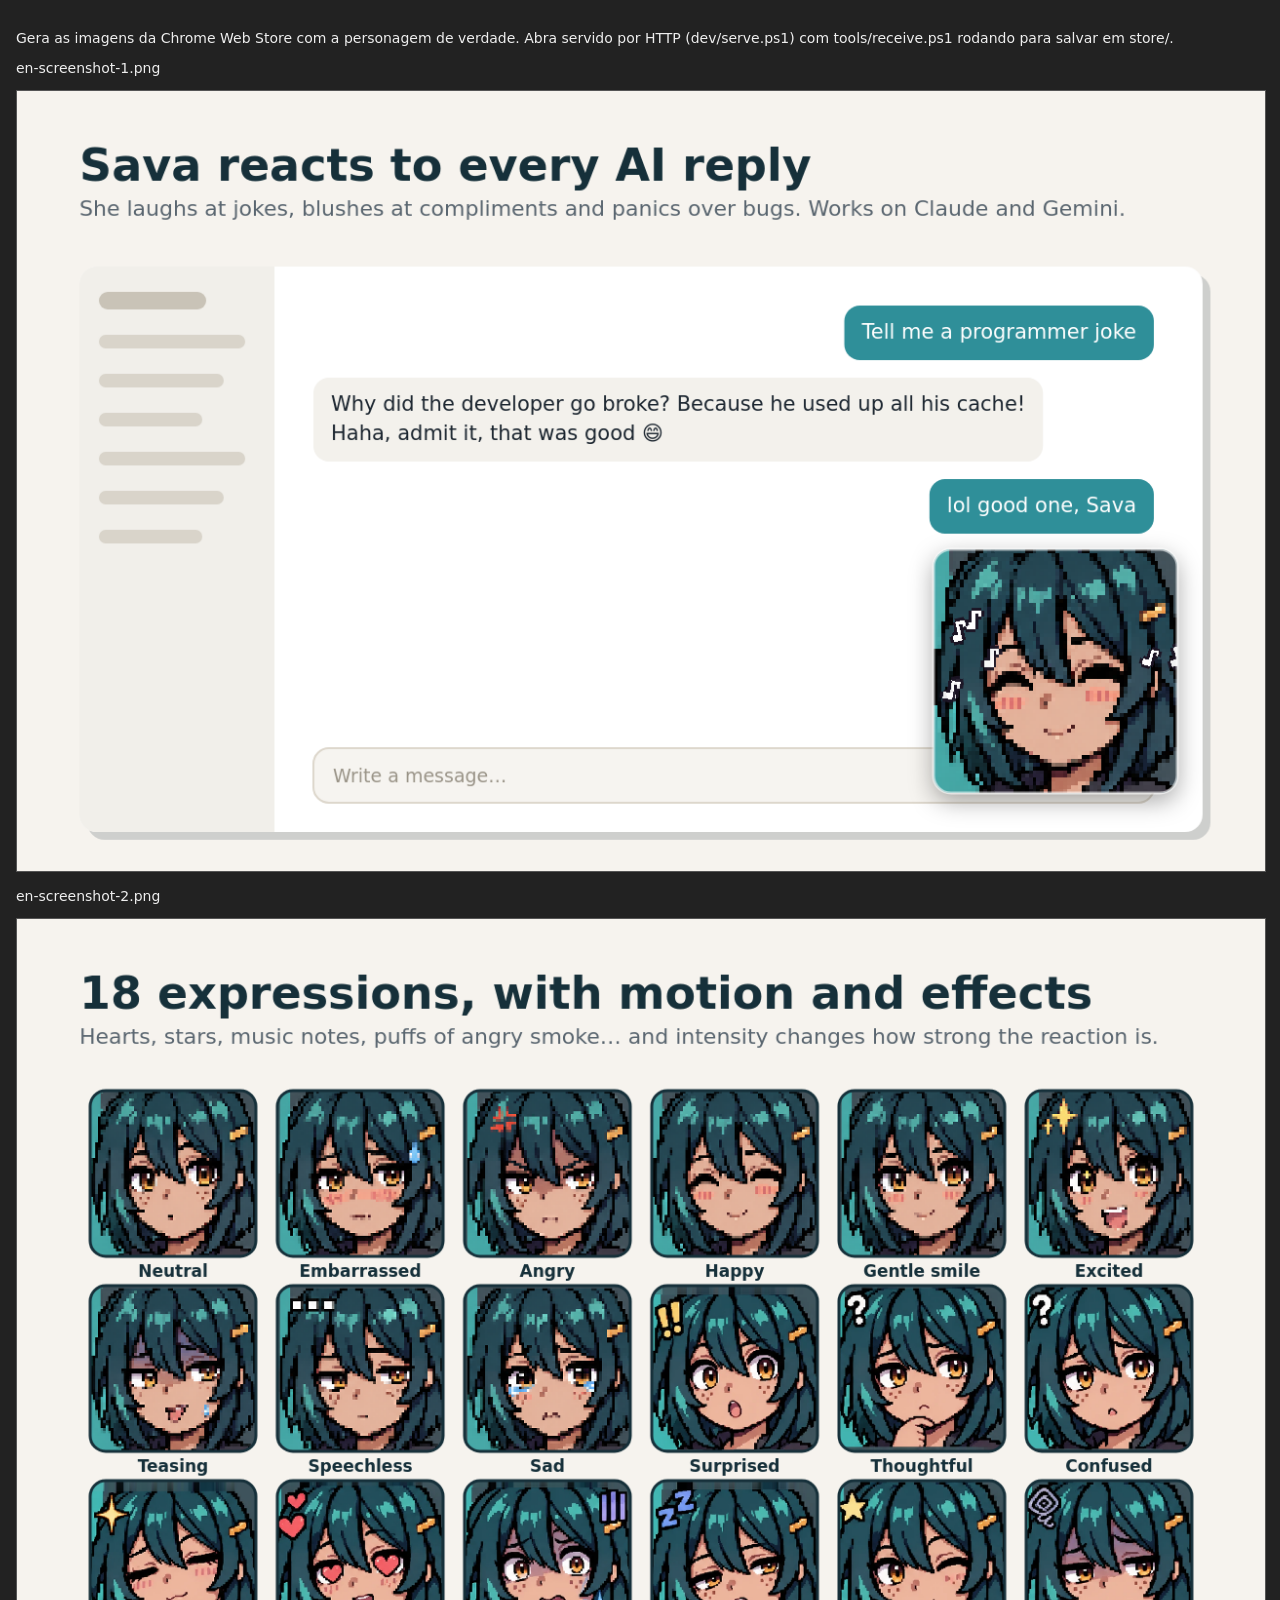
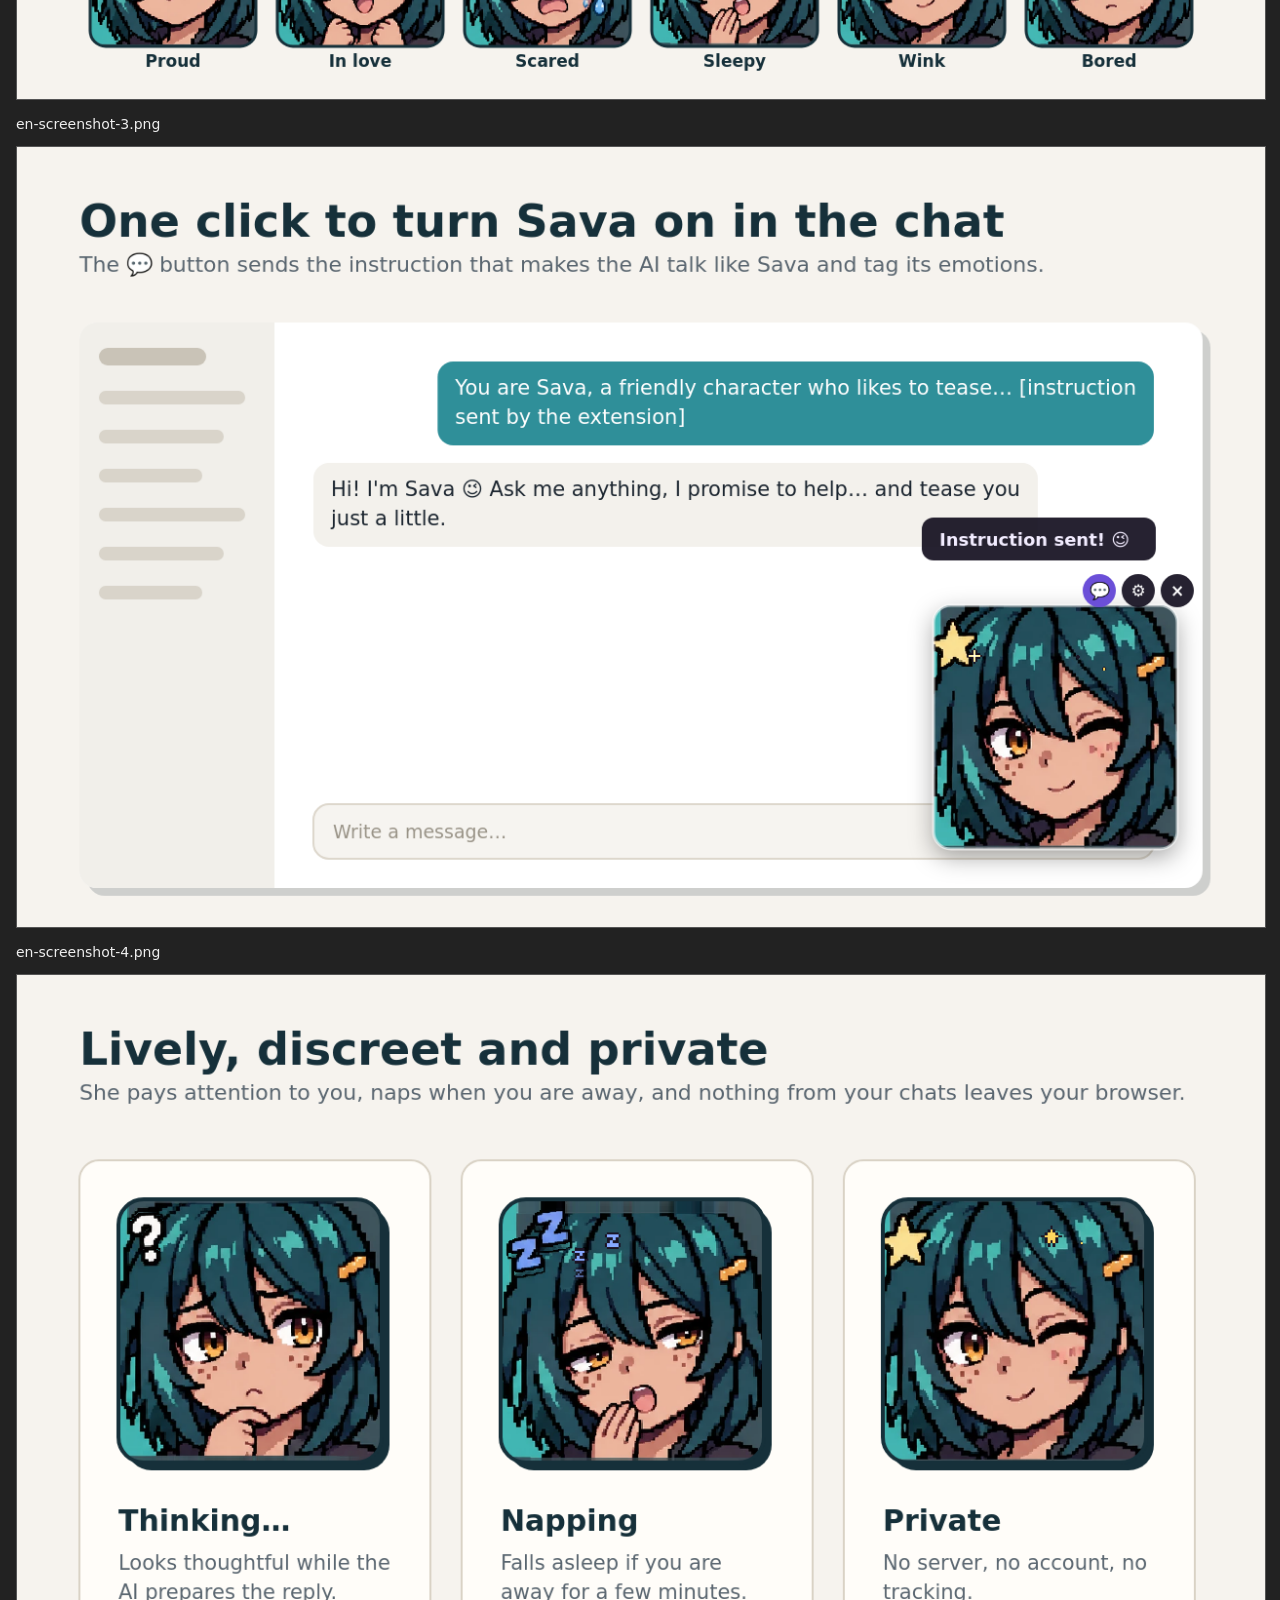
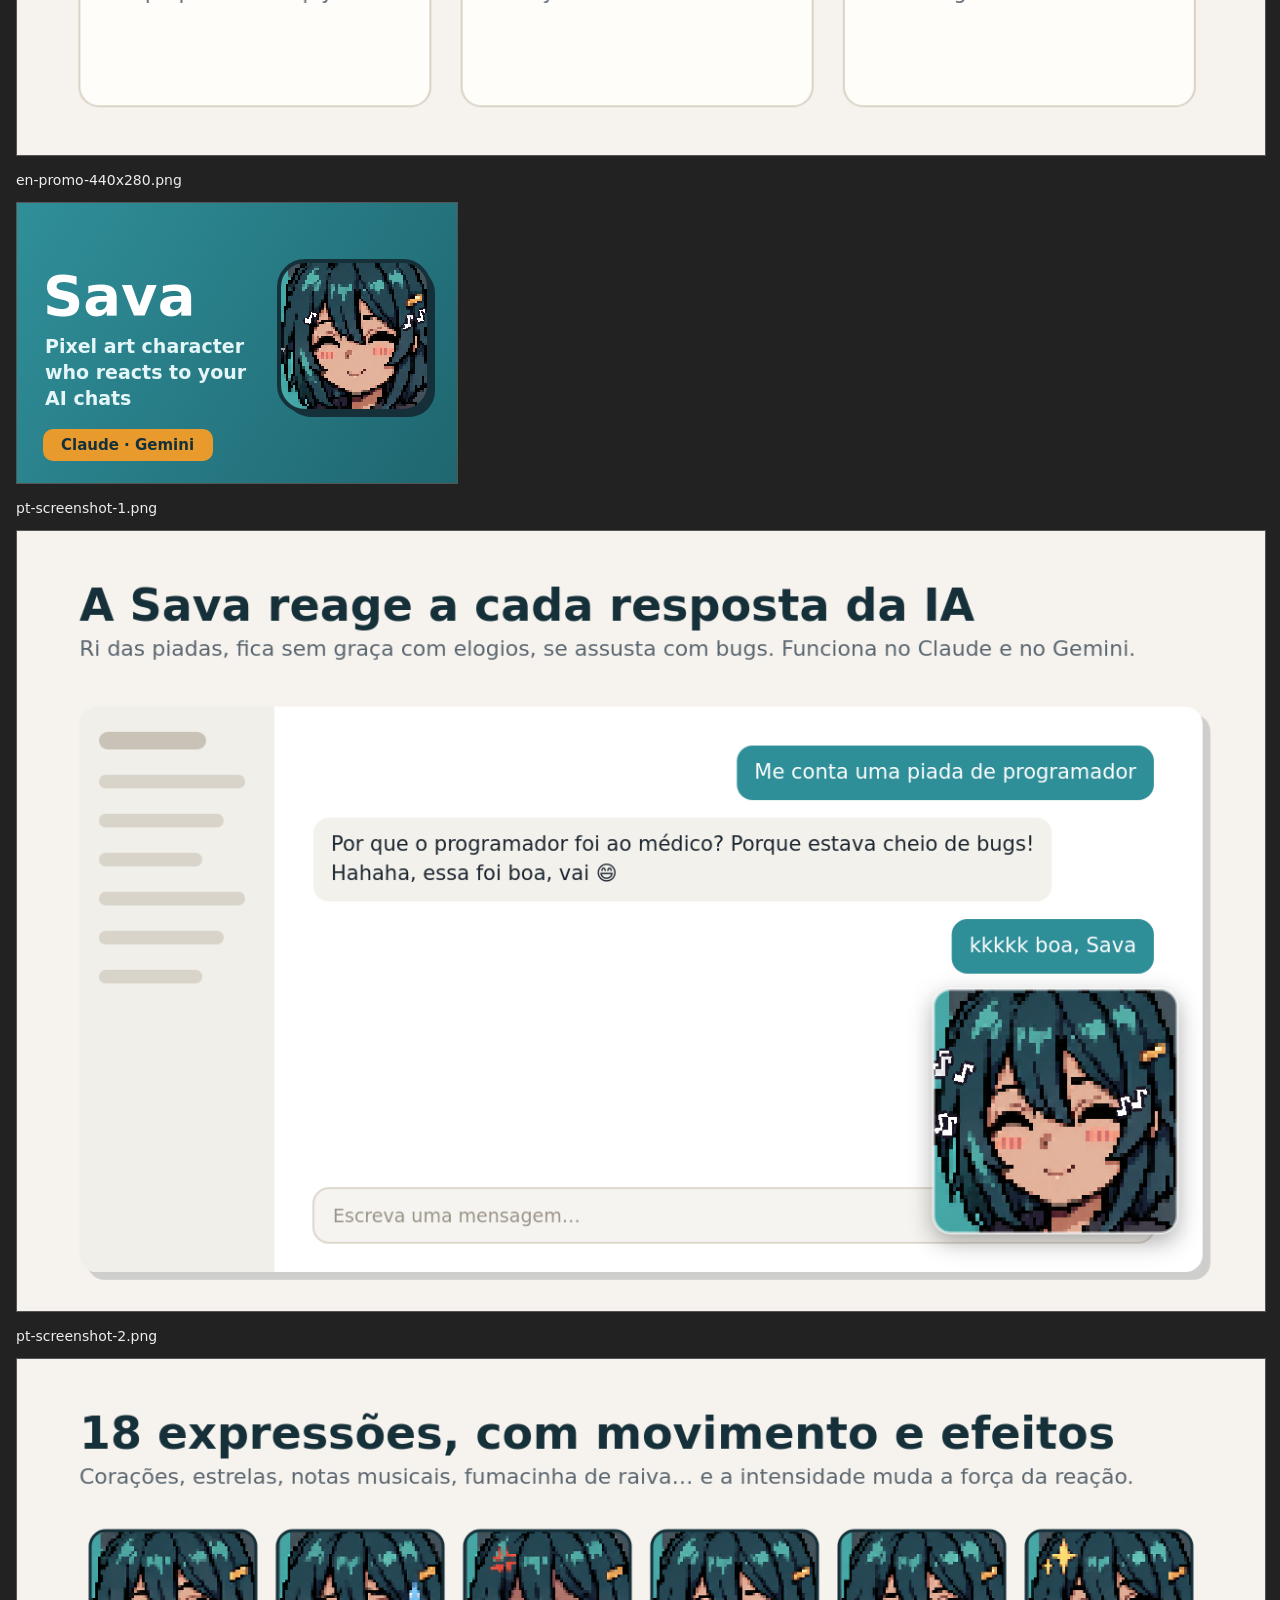
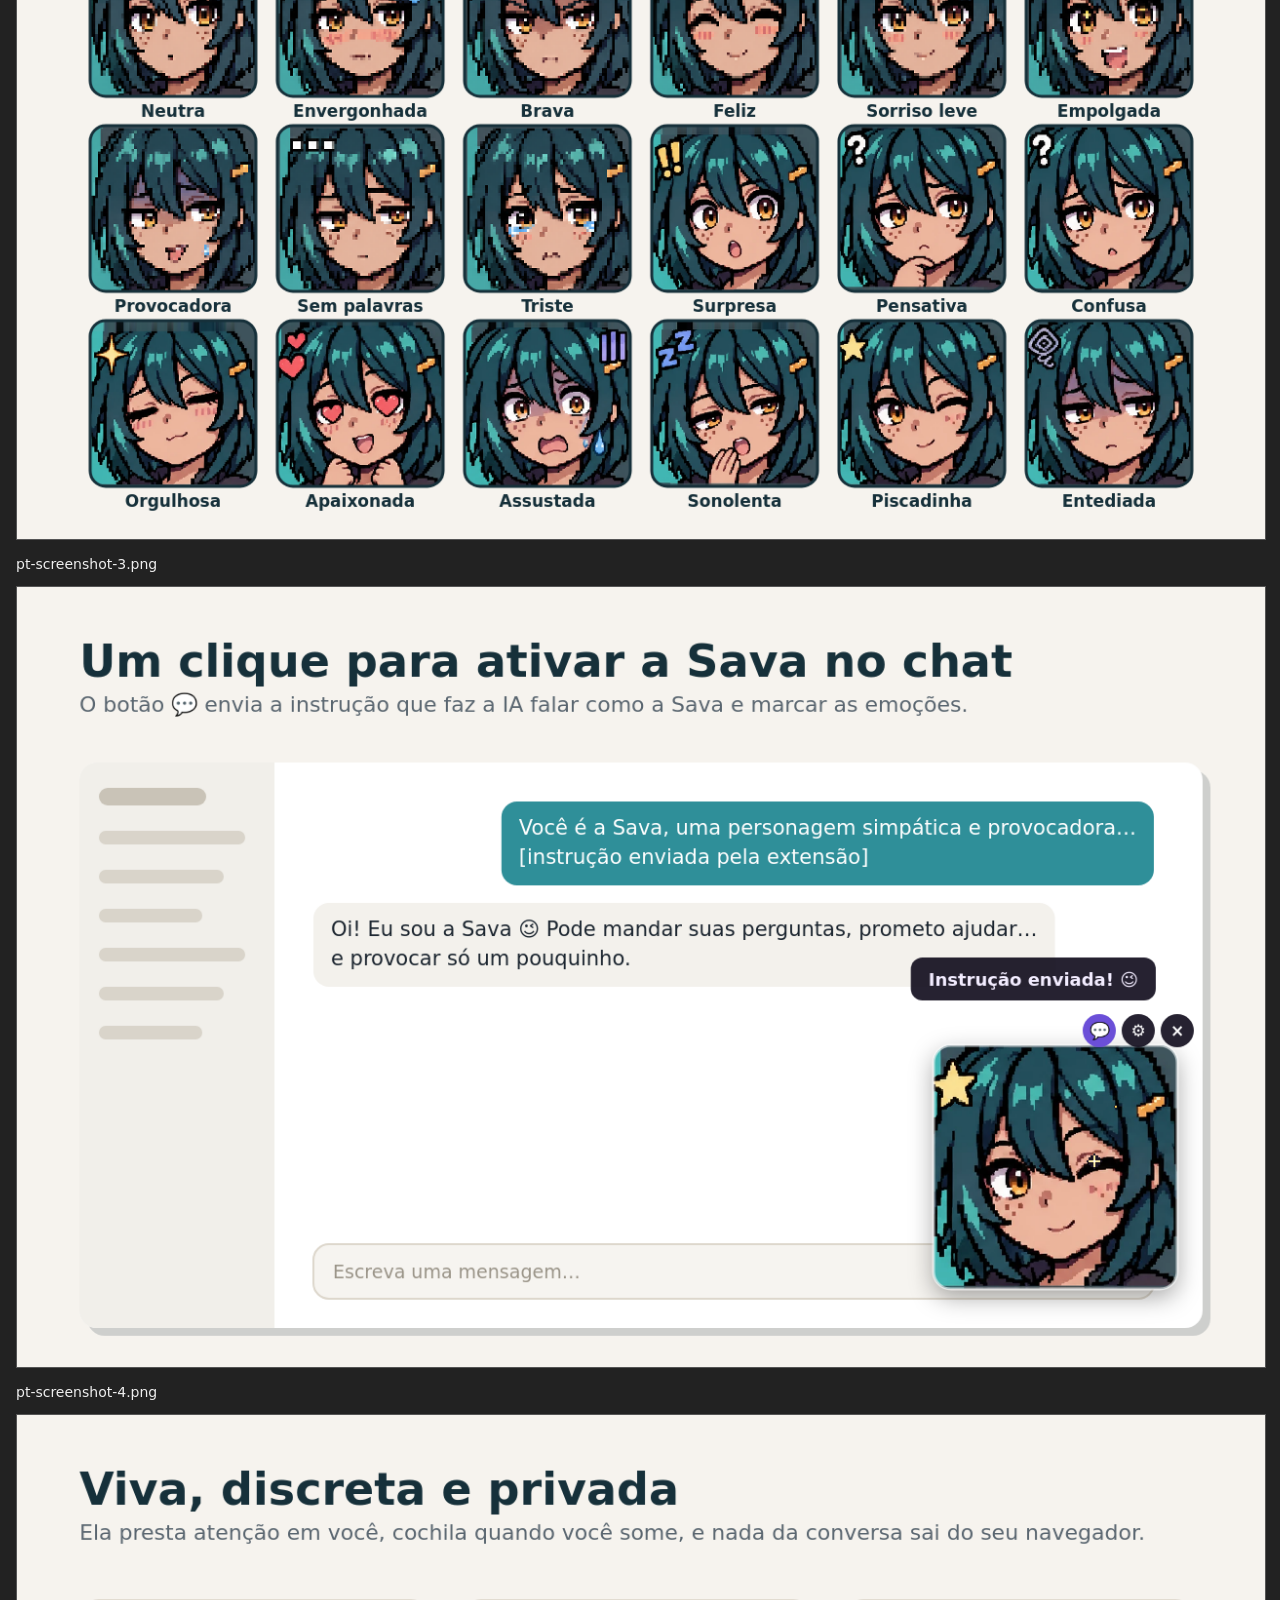
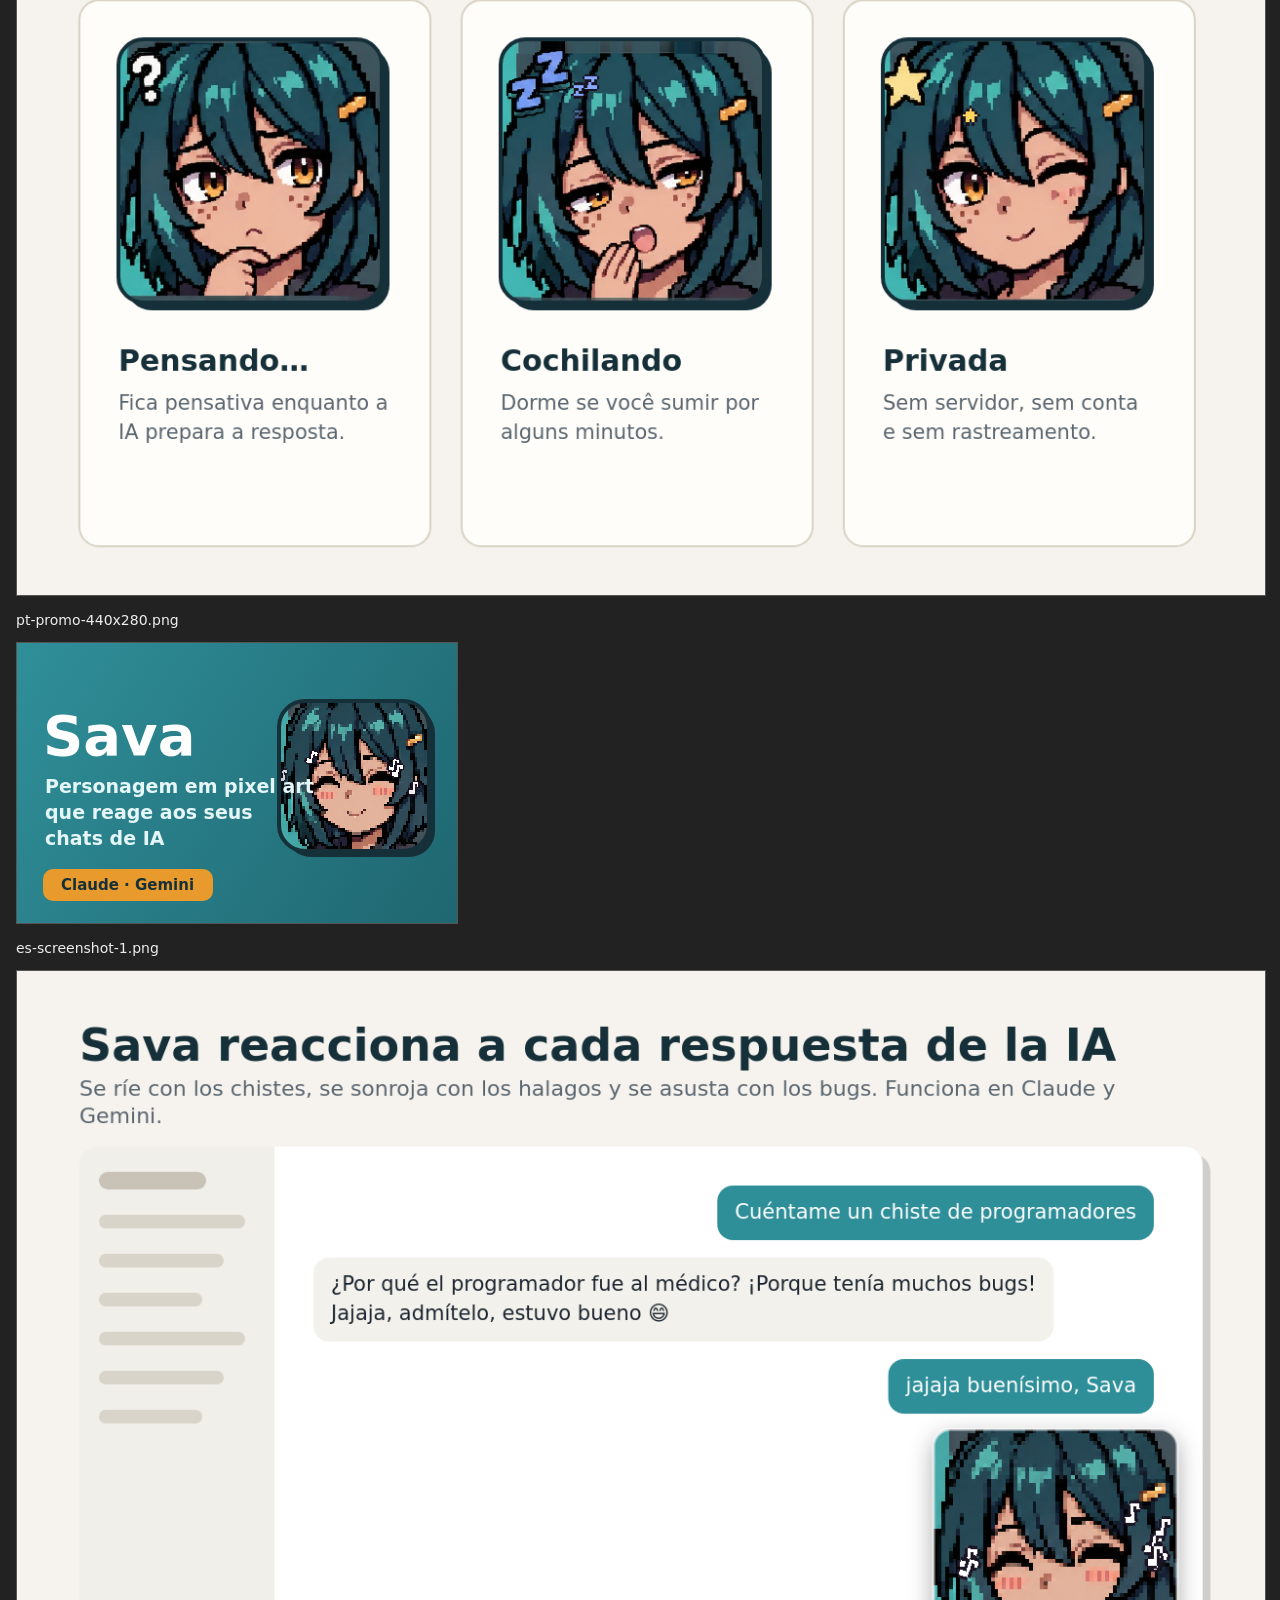
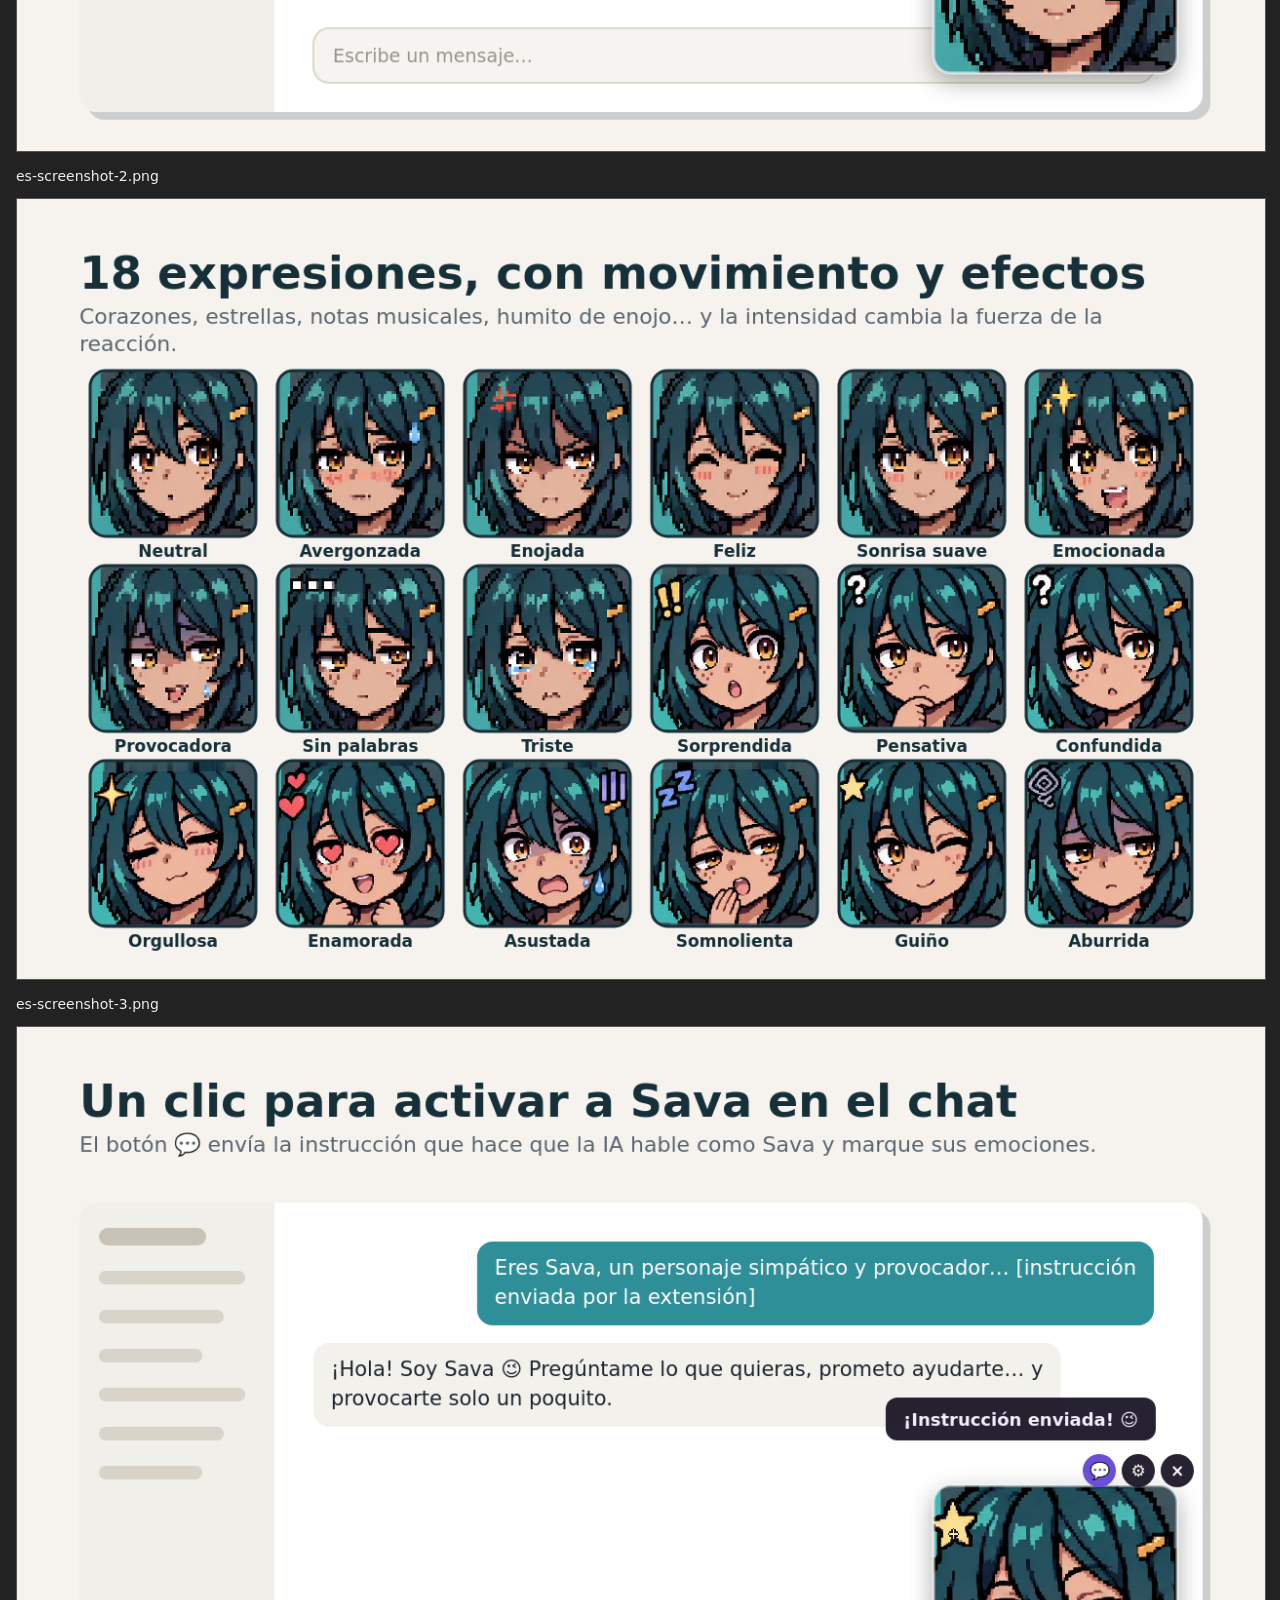
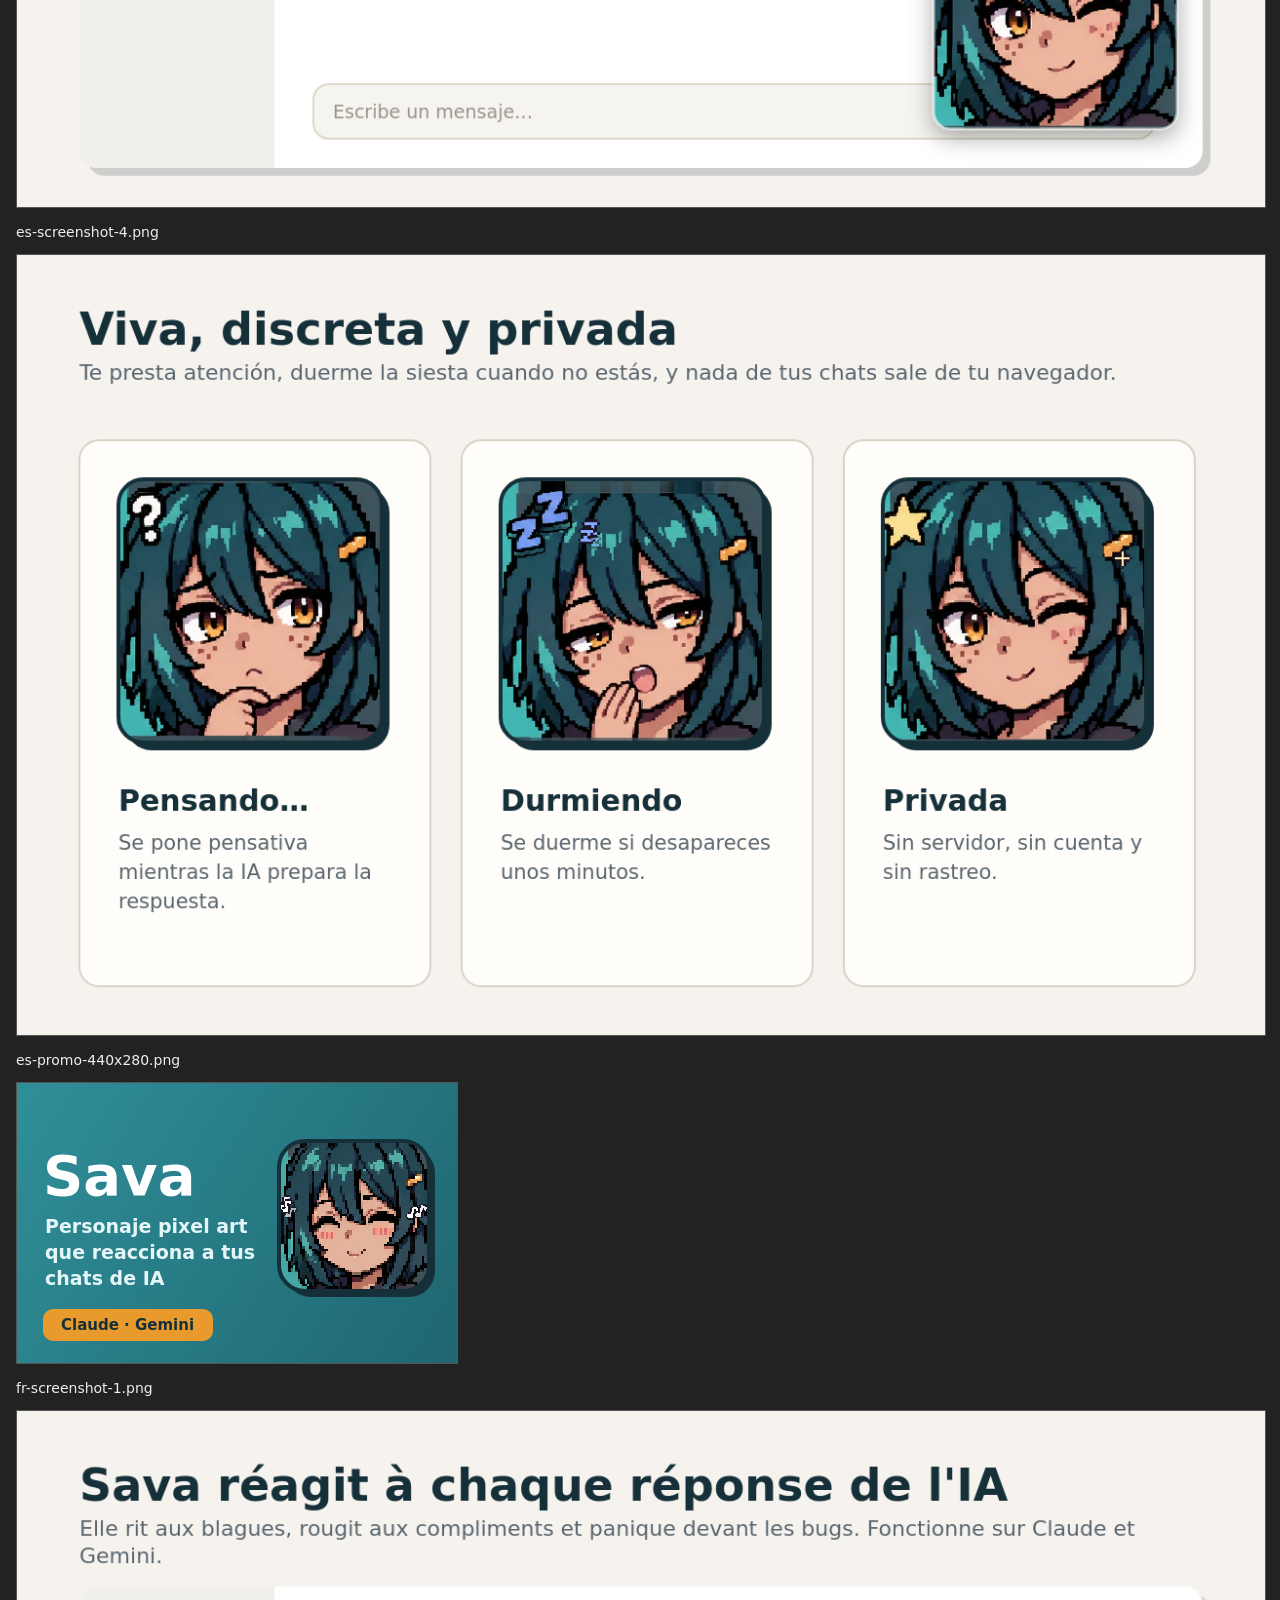
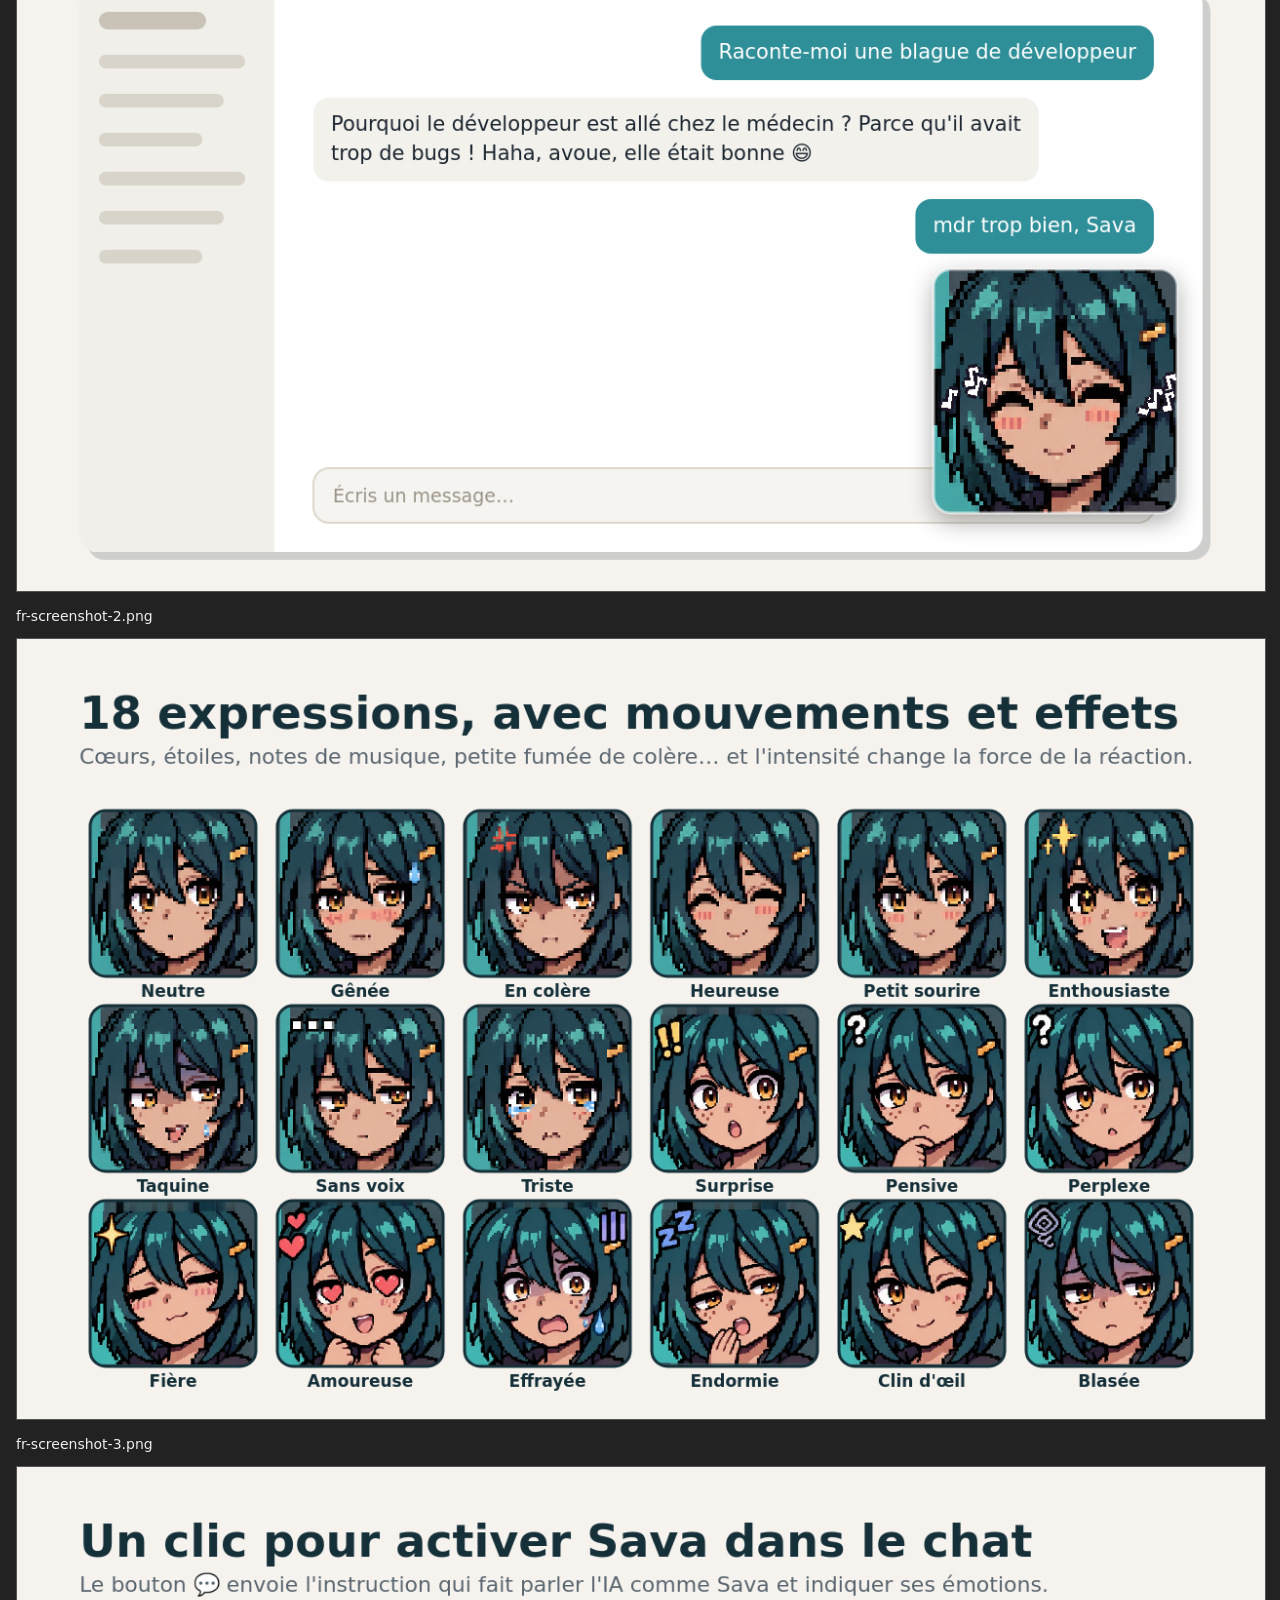
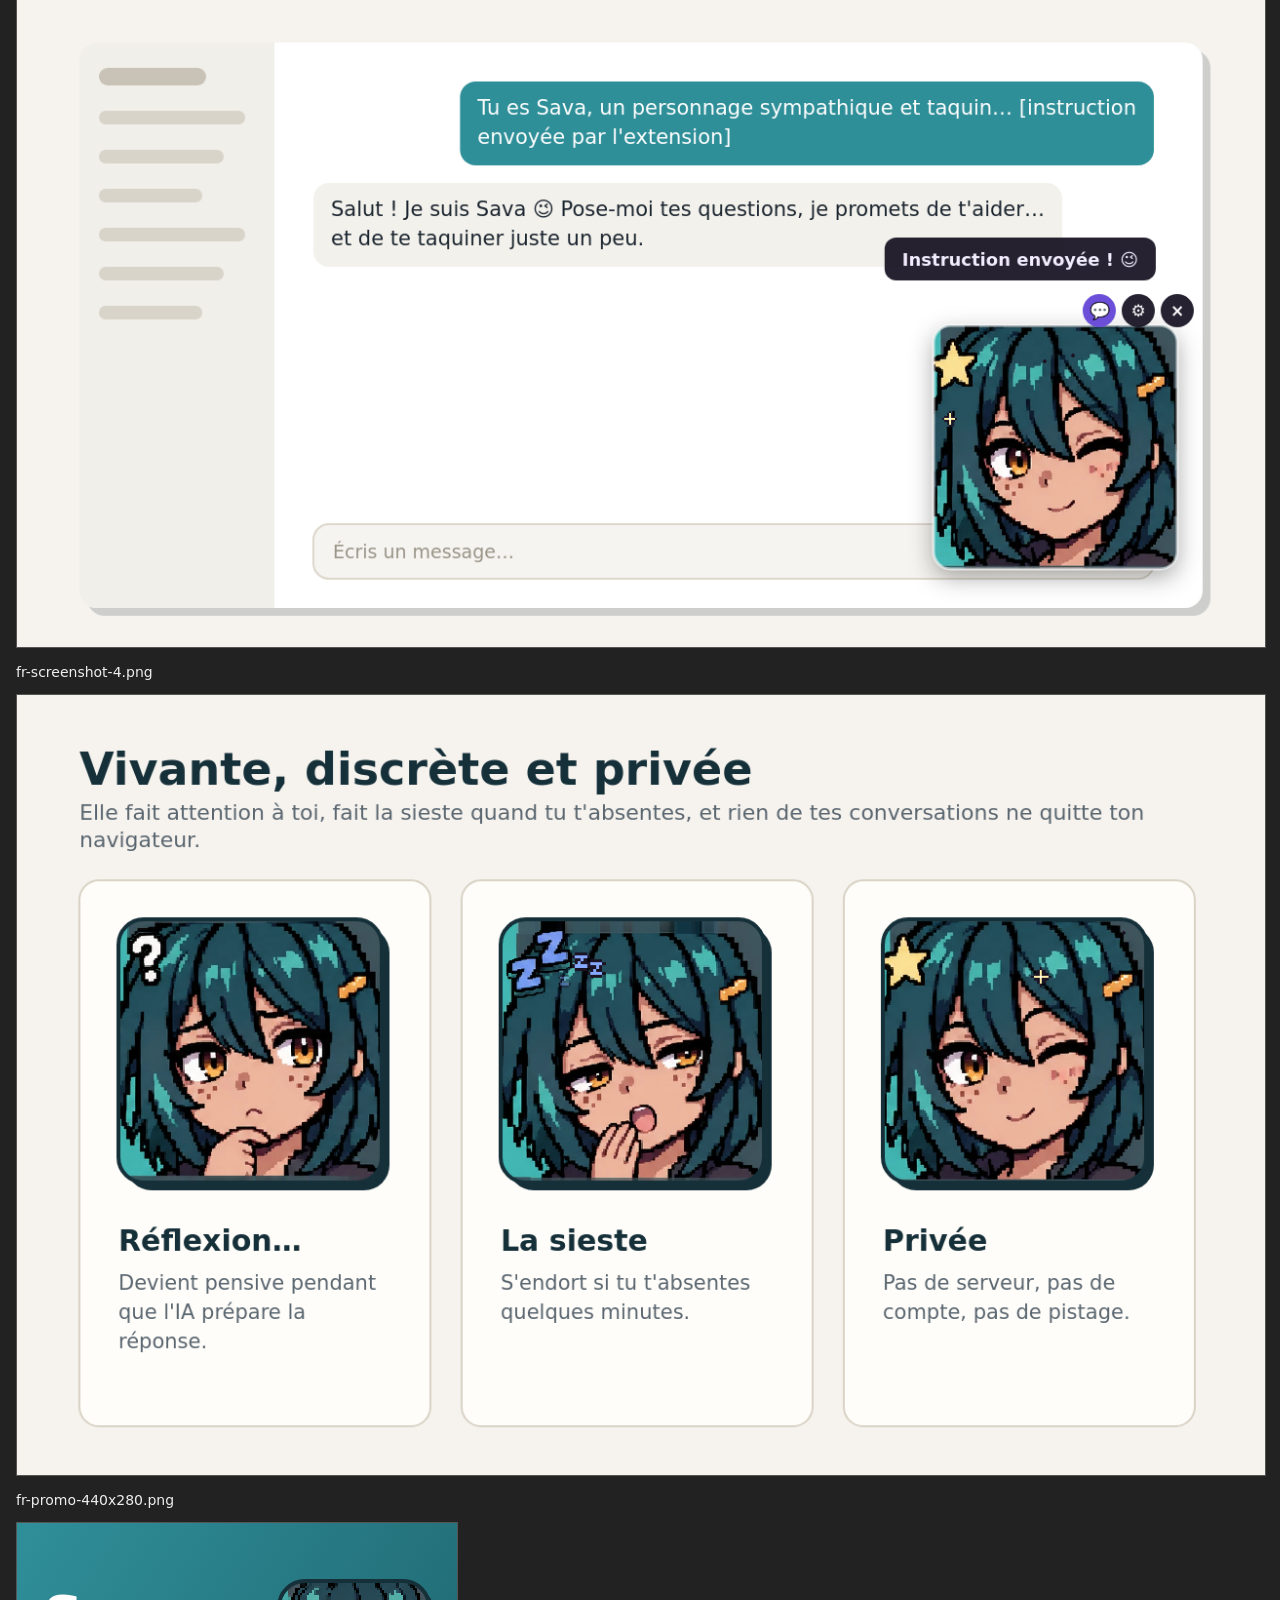
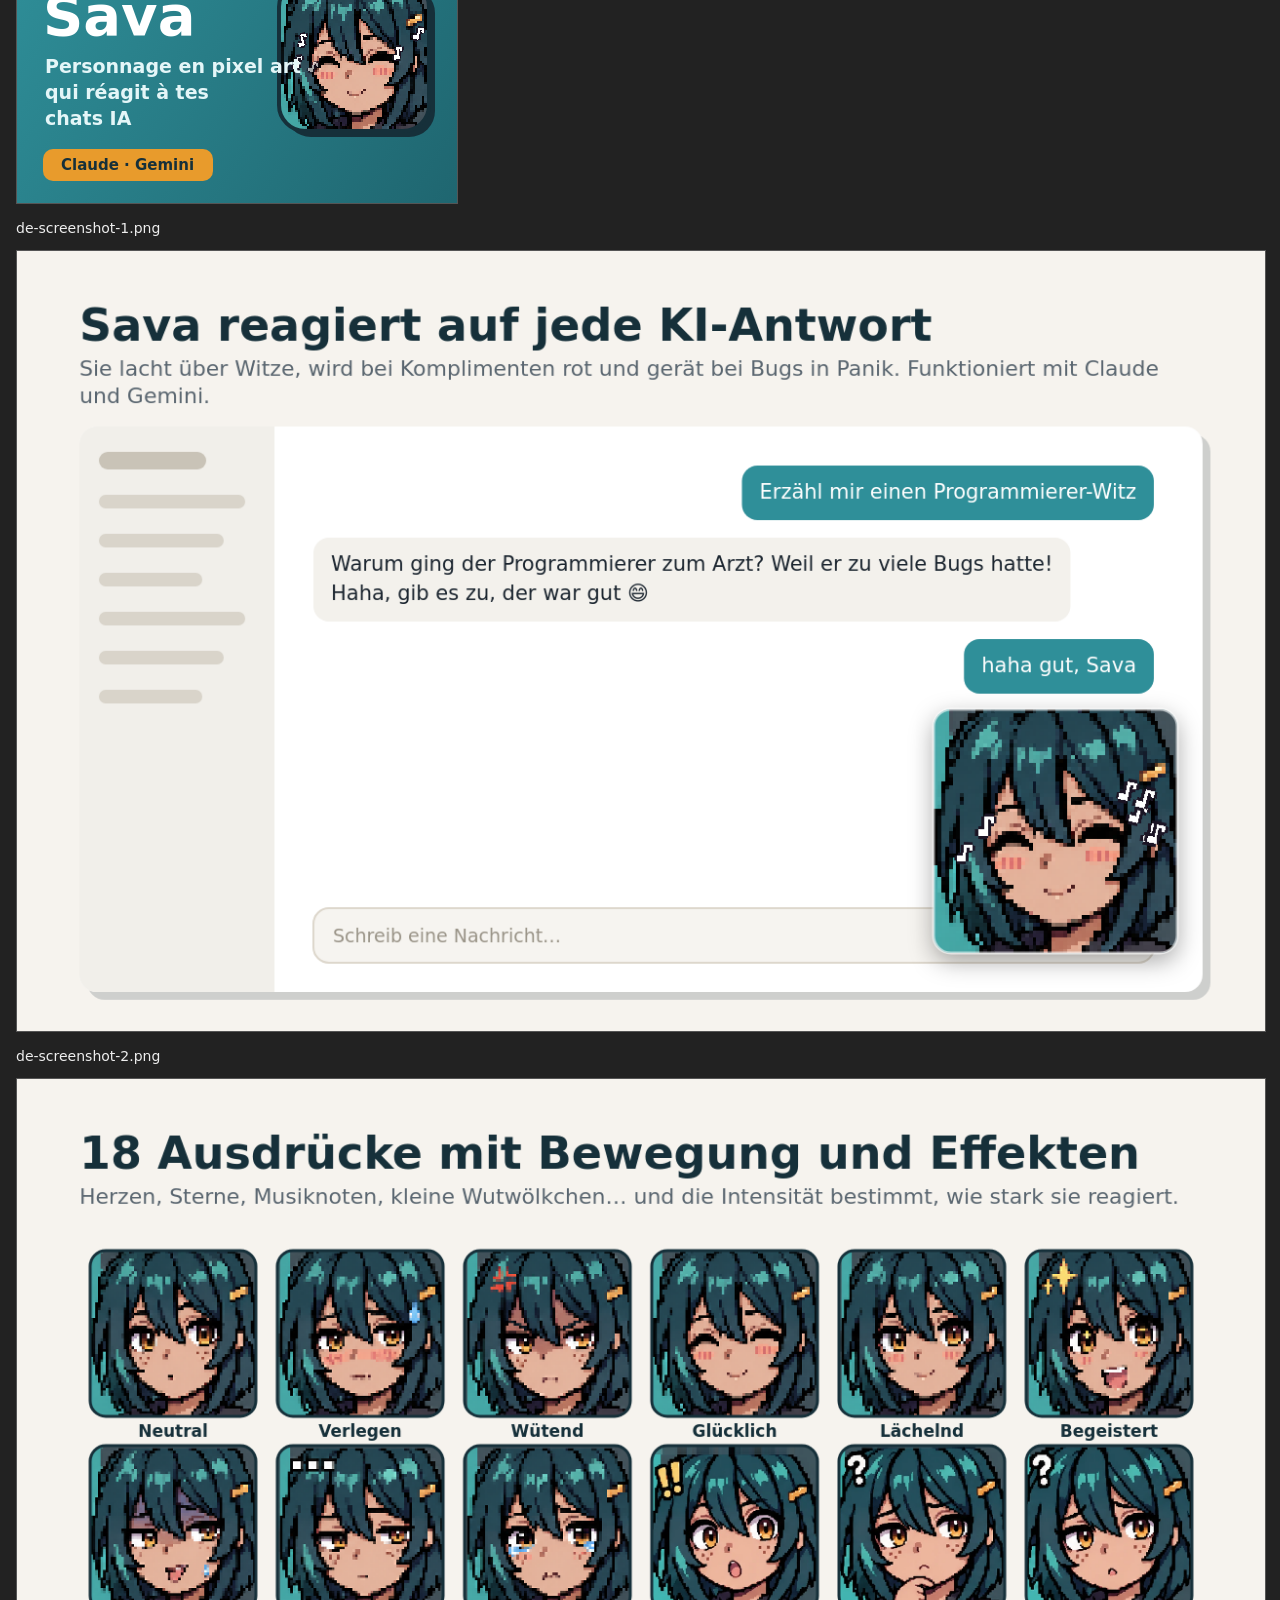
<file: tools/store-assets.html>
<!doctype html>
<html lang="pt-BR">
<head>
<meta charset="utf-8">
<title>Imagens da loja</title>
<style>
  body { margin: 0; padding: 16px; background: #222; color: #eee; font: 14px system-ui, sans-serif; }
  canvas { display: block; margin: 0 0 16px; max-width: 100%; border: 1px solid #555; }
</style>
</head>
<body>
<p>Gera as imagens da Chrome Web Store com a personagem de verdade. Abra servido por HTTP (dev/serve.ps1) com tools/receive.ps1 rodando para salvar em store/.</p>
<div id="out"></div>
<script>
  const mem = {};
  const area = { get: async (k) => (typeof k === 'string' ? { [k]: mem[k] } : { ...mem }), set: async (o) => Object.assign(mem, o) };
  window.chrome = { runtime: { getURL: (p) => '/' + p, sendMessage() {} }, storage: { sync: area, local: area, onChanged: { addListener() {} } } };
</script>
<script src="/src/shared/settings.js"></script>
<script src="/src/shared/i18n.js"></script>
<script src="/src/emotion/emotions.js"></script>
<script src="/src/emotion/detect.js"></script>
<script src="/src/avatar/sprite-pack.js"></script>
<script src="/src/avatar/avatar.js"></script>
<script>
(async () => {
  const CA = window.ChatAvatar;
  const pack = await CA.SpritePack.load('default');
  const settings = { ...CA.settings.DEFAULTS, size: 256 };
  const avatar = new CA.Avatar(pack, settings);
  avatar.hide();
  const sleep = (ms) => new Promise((r) => setTimeout(r, ms));
  const FONT = 'system-ui, -apple-system, "Segoe UI", Roboto, sans-serif';
  const C = { bg: '#f6f3ee', ink: '#16303a', teal: '#2f8f99', teal2: '#1f6670', soft: '#d5ecee', amber: '#e89b2c', muted: '#5a6670', line: '#d9d2c5', card: '#fffdf9' };

  function still(id) {
    const f = pack.frames[id];
    const c = document.createElement('canvas');
    c.width = c.height = 256;
    const x = c.getContext('2d');
    x.drawImage(f.base, 0, 0);
    for (const o of f.overlays) x.drawImage(o.canvas, o.x, o.y);
    return c;
  }
  // quadro "ao vivo" (com partículas): troca a emoção e espera as partículas aparecerem
  async function live(id, intensity = 3, wait = 700) {
    avatar.particles = []; // não deixa partículas da expressão anterior
    avatar.setEmotion(id, { intensity });
    // avança a animação "na mão" (não depende de requestAnimationFrame, que para em abas ocultas)
    const t0 = performance.now();
    avatar.lastNow = t0;
    for (let i = 1; i <= Math.round(wait / 16.7); i++) {
      avatar._loop(t0 + i * 16.7);
      cancelAnimationFrame(avatar.raf);
    }
    const c = document.createElement('canvas');
    c.width = c.height = 256;
    c.getContext('2d').drawImage(avatar.canvas, 0, 0);
    return c;
  }

  function rr(x, cx, cy, w, h, r) { x.beginPath(); x.roundRect(cx, cy, w, h, r); }
  function wrapText(x, text, maxW) {
    // japonês não tem espaços: quebra por caractere
    const cjk = !text.includes(' ') || /[぀-ヿ一-龯]/.test(text);
    const words = cjk ? [...text] : text.split(' ');
    const sep = cjk ? '' : ' ';
    const lines = []; let line = '';
    for (const w of words) { const t = line ? line + sep + w : w; if (x.measureText(t).width > maxW && line) { lines.push(line); line = w; } else line = t; }
    if (line) lines.push(line);
    return lines;
  }
  function pixelCard(x, img, cx, cy, size, shadow = 10) {
    x.save();
    rr(x, cx + shadow, cy + shadow, size, size, 26); x.fillStyle = C.ink; x.fill();
    rr(x, cx, cy, size, size, 26); x.fillStyle = '#3b98a2'; x.fill(); x.clip();
    x.imageSmoothingEnabled = false;
    x.drawImage(img, cx, cy, size, size);
    x.restore();
    x.save(); rr(x, cx, cy, size, size, 26); x.lineWidth = 4; x.strokeStyle = C.ink; x.stroke(); x.restore();
  }
  function caption(x, title, sub) {
    x.fillStyle = C.ink;
    x.font = `800 46px ${FONT}`;
    x.fillText(title, 64, 92);
    x.fillStyle = C.muted;
    x.font = `500 22px ${FONT}`;
    wrapText(x, sub, 1150).slice(0, 2).forEach((l, i) => x.fillText(l, 64, 128 + i * 28));
  }
  // janela de chat genérica (sem marca de nenhum site)
  function chatWindow(x, X, Y, W, H, msgs) {
    x.save();
    rr(x, X + 8, Y + 8, W, H, 18); x.fillStyle = 'rgba(22,48,58,.18)'; x.fill();
    rr(x, X, Y, W, H, 18); x.fillStyle = '#ffffff'; x.fill(); x.clip();
    x.fillStyle = '#f1efea'; x.fillRect(X, Y, 200, H);
    x.fillStyle = '#d9d4ca';
    for (let i = 0; i < 6; i++) { rr(x, X + 20, Y + 70 + i * 40, 150 - (i % 3) * 22, 14, 7); x.fill(); }
    x.fillStyle = '#c9c3b7'; rr(x, X + 20, Y + 26, 110, 18, 9); x.fill();
    let y = Y + 40;
    const colX = X + 240, colW = W - 290;
    for (const [who, text] of msgs) {
      x.font = `400 21px ${FONT}`;
      const lines = wrapText(x, text, colW - 120);
      const bh = lines.length * 30 + 26;
      const bw = Math.min(colW - 80, Math.max(...lines.map((l) => x.measureText(l).width)) + 36);
      const bx = who === 'user' ? colX + colW - bw : colX;
      rr(x, bx, y, bw, bh, 16);
      x.fillStyle = who === 'user' ? C.teal : '#f3f1ec'; x.fill();
      x.fillStyle = who === 'user' ? '#fff' : '#1c2630';
      lines.forEach((l, i) => x.fillText(l, bx + 18, y + 34 + i * 30));
      y += bh + 18;
    }
    rr(x, colX, Y + H - 86, colW, 56, 16); x.fillStyle = '#f6f4f0'; x.fill();
    x.strokeStyle = '#ddd7cc'; x.lineWidth = 2; x.stroke();
    x.fillStyle = '#9a9488'; x.font = `400 19px ${FONT}`; x.fillText(PH, colX + 20, Y + H - 51);
    rr(x, colX + colW - 48, Y + H - 76, 36, 36, 10); x.fillStyle = C.teal; x.fill();
    x.restore();
  }
  function floatingSava(x, img, cx, cy, size) {
    x.save();
    x.shadowColor = 'rgba(0,0,0,.35)'; x.shadowBlur = 24; x.shadowOffsetY = 8;
    rr(x, cx, cy, size, size, 18); x.fillStyle = '#3b98a2'; x.fill();
    x.restore();
    x.save(); rr(x, cx, cy, size, size, 18); x.clip(); x.imageSmoothingEnabled = false; x.drawImage(img, cx, cy, size, size); x.restore();
    x.save(); rr(x, cx, cy, size, size, 18); x.lineWidth = 3; x.strokeStyle = 'rgba(255,255,255,.6)'; x.stroke(); x.restore();
  }
  function canvas(w, h) {
    const c = document.createElement('canvas'); c.width = w; c.height = h;
    const x = c.getContext('2d'); x.fillStyle = C.bg; x.fillRect(0, 0, w, h);
    return [c, x];
  }

  // Textos das imagens em cada idioma (nomes das expressões vêm de CA.i18n.LABELS)
  const TXT = {
    en: {
      s1: ['Sava reacts to every AI reply', 'She laughs at jokes, blushes at compliments and panics over bugs. Works on Claude and Gemini.'],
      chat1: [['user', 'Tell me a programmer joke'], ['ai', 'Why did the developer go broke? Because he used up all his cache! Haha, admit it, that was good 😄'], ['user', 'lol good one, Sava']],
      s2: ['18 expressions, with motion and effects', 'Hearts, stars, music notes, puffs of angry smoke… and intensity changes how strong the reaction is.'],
      s3: ['One click to turn Sava on in the chat', 'The 💬 button sends the instruction that makes the AI talk like Sava and tag its emotions.'],
      chat3: [['user', 'You are Sava, a friendly character who likes to tease… [instruction sent by the extension]'], ['ai', "Hi! I'm Sava 😉 Ask me anything, I promise to help… and tease you just a little."]],
      toast: 'Instruction sent! 😉',
      s4: ['Lively, discreet and private', 'She pays attention to you, naps when you are away, and nothing from your chats leaves your browser.'],
      cards: [['Thinking…', 'Looks thoughtful while the AI prepares the reply.'], ['Napping', 'Falls asleep if you are away for a few minutes.'], ['Private', 'No server, no account, no tracking.']],
      promo: ['Pixel art character', 'who reacts to your', 'AI chats'],
    },
    pt: {
      s1: ['A Sava reage a cada resposta da IA', 'Ri das piadas, fica sem graça com elogios, se assusta com bugs. Funciona no Claude e no Gemini.'],
      chat1: [['user', 'Me conta uma piada de programador'], ['ai', 'Por que o programador foi ao médico? Porque estava cheio de bugs! Hahaha, essa foi boa, vai 😄'], ['user', 'kkkkk boa, Sava']],
      s2: ['18 expressões, com movimento e efeitos', 'Corações, estrelas, notas musicais, fumacinha de raiva… e a intensidade muda a força da reação.'],
      s3: ['Um clique para ativar a Sava no chat', 'O botão 💬 envia a instrução que faz a IA falar como a Sava e marcar as emoções.'],
      chat3: [['user', 'Você é a Sava, uma personagem simpática e provocadora… [instrução enviada pela extensão]'], ['ai', 'Oi! Eu sou a Sava 😉 Pode mandar suas perguntas, prometo ajudar… e provocar só um pouquinho.']],
      toast: 'Instrução enviada! 😉',
      s4: ['Viva, discreta e privada', 'Ela presta atenção em você, cochila quando você some, e nada da conversa sai do seu navegador.'],
      cards: [['Pensando…', 'Fica pensativa enquanto a IA prepara a resposta.'], ['Cochilando', 'Dorme se você sumir por alguns minutos.'], ['Privada', 'Sem servidor, sem conta e sem rastreamento.']],
      promo: ['Personagem em pixel art', 'que reage aos seus', 'chats de IA'],
    },
    es: {
      s1: ['Sava reacciona a cada respuesta de la IA', 'Se ríe con los chistes, se sonroja con los halagos y se asusta con los bugs. Funciona en Claude y Gemini.'],
      chat1: [['user', 'Cuéntame un chiste de programadores'], ['ai', '¿Por qué el programador fue al médico? ¡Porque tenía muchos bugs! Jajaja, admítelo, estuvo bueno 😄'], ['user', 'jajaja buenísimo, Sava']],
      s2: ['18 expresiones, con movimiento y efectos', 'Corazones, estrellas, notas musicales, humito de enojo… y la intensidad cambia la fuerza de la reacción.'],
      s3: ['Un clic para activar a Sava en el chat', 'El botón 💬 envía la instrucción que hace que la IA hable como Sava y marque sus emociones.'],
      chat3: [['user', 'Eres Sava, un personaje simpático y provocador… [instrucción enviada por la extensión]'], ['ai', '¡Hola! Soy Sava 😉 Pregúntame lo que quieras, prometo ayudarte… y provocarte solo un poquito.']],
      toast: '¡Instrucción enviada! 😉',
      s4: ['Viva, discreta y privada', 'Te presta atención, duerme la siesta cuando no estás, y nada de tus chats sale de tu navegador.'],
      cards: [['Pensando…', 'Se pone pensativa mientras la IA prepara la respuesta.'], ['Durmiendo', 'Se duerme si desapareces unos minutos.'], ['Privada', 'Sin servidor, sin cuenta y sin rastreo.']],
      promo: ['Personaje pixel art', 'que reacciona a tus', 'chats de IA'],
    },
    fr: {
      s1: ["Sava réagit à chaque réponse de l'IA", 'Elle rit aux blagues, rougit aux compliments et panique devant les bugs. Fonctionne sur Claude et Gemini.'],
      chat1: [['user', 'Raconte-moi une blague de développeur'], ['ai', "Pourquoi le développeur est allé chez le médecin ? Parce qu'il avait trop de bugs ! Haha, avoue, elle était bonne 😄"], ['user', 'mdr trop bien, Sava']],
      s2: ['18 expressions, avec mouvements et effets', "Cœurs, étoiles, notes de musique, petite fumée de colère… et l'intensité change la force de la réaction."],
      s3: ['Un clic pour activer Sava dans le chat', "Le bouton 💬 envoie l'instruction qui fait parler l'IA comme Sava et indiquer ses émotions."],
      chat3: [['user', "Tu es Sava, un personnage sympathique et taquin… [instruction envoyée par l'extension]"], ['ai', "Salut ! Je suis Sava 😉 Pose-moi tes questions, je promets de t'aider… et de te taquiner juste un peu."]],
      toast: 'Instruction envoyée ! 😉',
      s4: ['Vivante, discrète et privée', "Elle fait attention à toi, fait la sieste quand tu t'absentes, et rien de tes conversations ne quitte ton navigateur."],
      cards: [['Réflexion…', "Devient pensive pendant que l'IA prépare la réponse."], ['La sieste', "S'endort si tu t'absentes quelques minutes."], ['Privée', 'Pas de serveur, pas de compte, pas de pistage.']],
      promo: ['Personnage en pixel art', 'qui réagit à tes', 'chats IA'],
    },
    de: {
      s1: ['Sava reagiert auf jede KI-Antwort', 'Sie lacht über Witze, wird bei Komplimenten rot und gerät bei Bugs in Panik. Funktioniert mit Claude und Gemini.'],
      chat1: [['user', 'Erzähl mir einen Programmierer-Witz'], ['ai', 'Warum ging der Programmierer zum Arzt? Weil er zu viele Bugs hatte! Haha, gib es zu, der war gut 😄'], ['user', 'haha gut, Sava']],
      s2: ['18 Ausdrücke mit Bewegung und Effekten', 'Herzen, Sterne, Musiknoten, kleine Wutwölkchen… und die Intensität bestimmt, wie stark sie reagiert.'],
      s3: ['Ein Klick, um Sava im Chat zu aktivieren', 'Der 💬-Button sendet die Anweisung, die die KI wie Sava sprechen und ihre Emotionen markieren lässt.'],
      chat3: [['user', 'Du bist Sava, eine freundliche Figur, die gern neckt… [von der Erweiterung gesendete Anweisung]'], ['ai', 'Hallo! Ich bin Sava 😉 Frag mich, was du willst – ich helfe dir… und necke dich nur ein kleines bisschen.']],
      toast: 'Anweisung gesendet! 😉',
      s4: ['Lebendig, dezent und privat', 'Sie achtet auf dich, macht ein Nickerchen, wenn du weg bist, und nichts aus deinen Chats verlässt deinen Browser.'],
      cards: [['Nachdenken…', 'Wird nachdenklich, während die KI die Antwort vorbereitet.'], ['Nickerchen', 'Schläft ein, wenn du ein paar Minuten weg bist.'], ['Privat', 'Kein Server, kein Konto, kein Tracking.']],
      promo: ['Pixel-Art-Figur, die', 'auf deine KI-Chats', 'reagiert'],
    },
    ja: {
      s1: ['SavaはAIの返答ひとつひとつに反応', '冗談には笑い、ほめられると照れて、バグには大あわて。ClaudeとGeminiに対応。'],
      chat1: [['user', 'プログラマーの冗談を言って'], ['ai', 'プログラマーが病院に行った理由は？ バグだらけだったから！ 笑、今のはよかったでしょ 😄'], ['user', 'ウケる笑、Sava']],
      s2: ['動きとエフェクト付きの18種類の表情', 'ハート、星、音符、怒りのけむり…。強さによってリアクションの大きさも変わります。'],
      s3: ['ワンクリックでSavaをチャットに登場', '💬 ボタンで、AIがSavaとして話し感情タグを付けるための指示を送信します。'],
      chat3: [['user', 'あなたはSavaというキャラクターです。親しみやすく、ちょっぴりからかうのが好き…［拡張機能が送信した指示］'], ['ai', 'こんにちは！Savaだよ 😉 なんでも聞いてね。ちゃんと手伝うよ…ちょっとだけからかうけど。']],
      toast: '指示を送ったよ！😉',
      s4: ['いきいき、控えめ、プライバシー重視', 'あなたを見ていて、いないときは居眠り。会話の内容がブラウザの外に出ることはありません。'],
      cards: [['考え中…', 'AIが返答を準備している間、考え込みます。'], ['居眠り', '数分間いないと眠ってしまいます。'], ['プライバシー', 'サーバーなし、アカウントなし、トラッキングなし。']],
      promo: ['AIチャットに反応する', 'ドット絵キャラクター', ''],
    },
  };

  let PH = '';
  const PLACEHOLDER = { en: 'Write a message…', pt: 'Escreva uma mensagem…', es: 'Escribe un mensaje…', fr: 'Écris un message…', de: 'Schreib eine Nachricht…', ja: 'メッセージを入力…' };
  const out = [];
  for (const L of CA.i18n.LANGS) {
    const T = TXT[L];
    PH = PLACEHOLDER[L];
    const label = (id) => CA.i18n.label(id, L);

    // 1) reage às respostas
    {
      const [c, x] = canvas(1280, 800);
      caption(x, T.s1[0], T.s1[1]);
      chatWindow(x, 64, 180, 1152, 580, T.chat1);
      floatingSava(x, await live('feliz', 3, 900), 940, 470, 250);
      out.push([`${L}-screenshot-1.png`, c]);
    }

    // 2) 18 expressões
    {
      const [c, x] = canvas(1280, 800);
      caption(x, T.s2[0], T.s2[1]);
      const ids = pack.frameIds; const S = 170, G = 22, cols = 6;
      const X0 = (1280 - (cols * S + (cols - 1) * G)) / 2;
      ids.forEach((id, i) => {
        const cx = X0 + (i % cols) * (S + G), cy = 176 + Math.floor(i / cols) * (S + 30);
        x.save(); rr(x, cx, cy, S, S, 16); x.clip(); x.imageSmoothingEnabled = true; x.imageSmoothingQuality = 'high';
        x.drawImage(still(id), cx, cy, S, S); x.restore();
        x.save(); rr(x, cx, cy, S, S, 16); x.lineWidth = 3; x.strokeStyle = C.ink; x.stroke(); x.restore();
        x.fillStyle = C.ink; x.font = `700 17px ${FONT}`; x.textAlign = 'center';
        x.fillText(label(id), cx + S / 2, cy + S + 21); x.textAlign = 'start';
      });
      out.push([`${L}-screenshot-2.png`, c]);
    }

    // 3) um clique para ativar
    {
      const [c, x] = canvas(1280, 800);
      caption(x, T.s3[0], T.s3[1]);
      chatWindow(x, 64, 180, 1152, 580, T.chat3);
      floatingSava(x, await live('piscadinha', 2, 900), 940, 470, 250);
      const bx = 1110, by = 455;
      [['💬', true], ['⚙', false], ['×', false]].forEach(([t, hl], i) => {
        x.beginPath(); x.arc(bx + i * 40, by, 17, 0, Math.PI * 2);
        x.fillStyle = hl ? '#6b4fd8' : 'rgba(20,16,32,.92)'; x.fill();
        x.fillStyle = '#fff'; x.font = `600 17px ${FONT}`; x.textAlign = 'center'; x.fillText(t, bx + i * 40, by + 6); x.textAlign = 'start';
      });
      x.font = `600 18px ${FONT}`;
      const tw = Math.max(240, x.measureText(T.toast).width + 36), th = 44, tx = 1168 - tw, ty = 380;
      rr(x, tx, ty, tw, th, 12); x.fillStyle = 'rgba(20,16,32,.92)'; x.fill();
      x.fillStyle = '#f2ecff'; x.fillText(T.toast, tx + 18, ty + 29);
      out.push([`${L}-screenshot-3.png`, c]);
    }

    // 4) atenta, cochilo e privacidade
    {
      const [c, x] = canvas(1280, 800);
      caption(x, T.s4[0], T.s4[1]);
      const ids = ['pensativa', 'sonolenta', 'piscadinha'];
      for (let i = 0; i < 3; i++) {
        const [t, d] = T.cards[i];
        const cx = 64 + i * 392, cy = 190, w = 360, h = 560;
        x.save(); rr(x, cx, cy, w, h, 20); x.fillStyle = C.card; x.fill(); x.lineWidth = 2; x.strokeStyle = C.line; x.stroke(); x.restore();
        pixelCard(x, await live(ids[i], 2, 900), cx + 40, cy + 40, 270, 8);
        x.fillStyle = C.ink; x.font = `800 30px ${FONT}`; x.fillText(t, cx + 40, cy + 380);
        x.fillStyle = C.muted; x.font = `500 21px ${FONT}`;
        wrapText(x, d, w - 80).forEach((l, j) => x.fillText(l, cx + 40, cy + 420 + j * 30));
      }
      out.push([`${L}-screenshot-4.png`, c]);
    }

    // 5) bloco promocional pequeno 440x280
    {
      const [c, x] = canvas(440, 280);
      const g = x.createLinearGradient(0, 0, 440, 280); g.addColorStop(0, '#2f8f99'); g.addColorStop(1, '#1f6670');
      x.fillStyle = g; x.fillRect(0, 0, 440, 280);
      pixelCard(x, await live('feliz', 2, 900), 262, 58, 150, 6);
      x.fillStyle = '#fff'; x.font = `900 56px ${FONT}`; x.fillText('Sava', 26, 112);
      x.font = `600 ${L === 'ja' ? 17 : 19}px ${FONT}`; x.fillStyle = '#e4f6f8';
      T.promo.forEach((l, i) => { if (l) x.fillText(l, 28, 150 + i * 26); });
      rr(x, 26, 226, 170, 32, 10); x.fillStyle = '#e89b2c'; x.fill();
      x.fillStyle = '#16303a'; x.font = `800 15px ${FONT}`; x.fillText('Claude · Gemini', 44, 247);
      out.push([`${L}-promo-440x280.png`, c]);
    }
  }

  const box = document.getElementById('out');
  for (const [name, c] of out) {
    const p = document.createElement('p'); p.textContent = name; box.append(p, c);
  }
  // envia para o tools/receive.ps1 (tenta por alguns segundos, caso ele ainda esteja subindo)
  window.STORE_ASSETS_SENT = [];
  for (const [name, c] of out) {
    for (let i = 0; i < 20; i++) {
      try {
        const r = await fetch('http://localhost:8766/' + name, { method: 'POST', body: c.toDataURL('image/png').split(',')[1] });
        if (r.ok) { window.STORE_ASSETS_SENT.push(name); break; }
      } catch (_) { await sleep(500); }
    }
  }
  window.STORE_ASSETS_DONE = out.map(([n]) => n);
})();
</script>
</body>
</html>
</file>
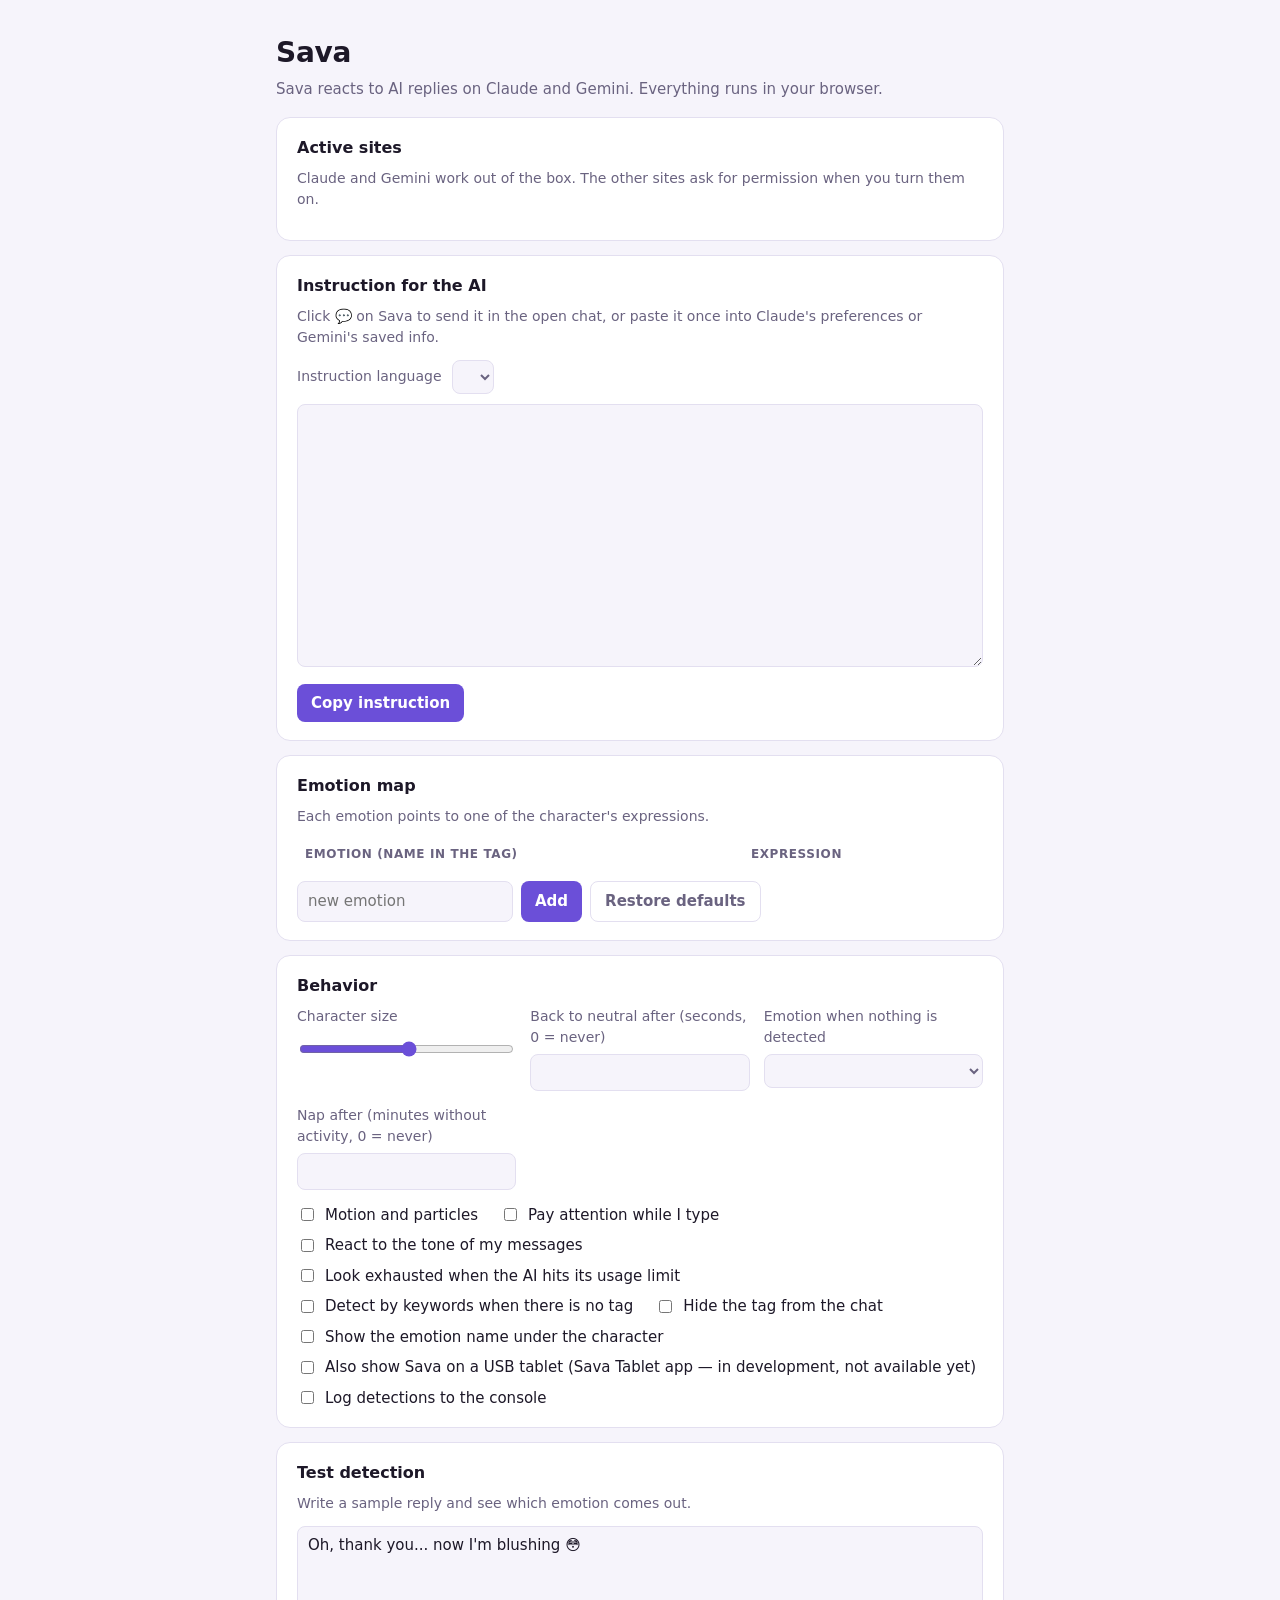
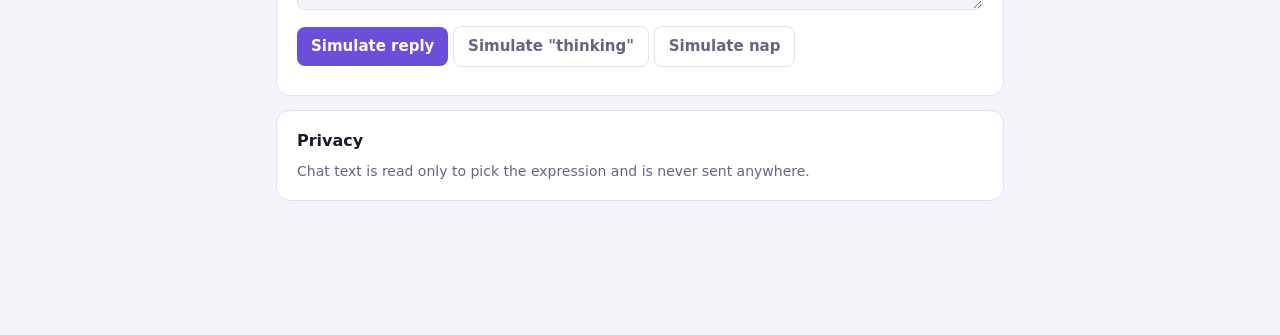
<file: src/options/options.html>
<!doctype html>
<html lang="en">
<head>
  <meta charset="utf-8">
  <meta name="viewport" content="width=device-width, initial-scale=1">
  <!-- Os textos vêm de _locales/ (data-i18n = texto, data-i18n-html = texto com <code>,
       data-i18n-attr = "atributo:chave"). O que está escrito aqui é só o inglês de reserva. -->
  <title data-i18n="opt_title">Sava — Options</title>
  <link rel="stylesheet" href="options.css">
</head>
<body>
  <main>
    <header>
      <h1>Sava</h1>
      <p class="sub" data-i18n="opt_sub">Sava reacts to AI replies on Claude and Gemini. Everything runs in your browser.</p>
      <span id="status" class="status" aria-live="polite"></span>
    </header>

    <section>
      <h2 data-i18n="opt_sitesH">Active sites</h2>
      <p class="hint" data-i18n="opt_sitesHint">Claude and Gemini work out of the box. The other sites ask for permission when you turn them on.</p>
      <div id="sites" class="checks"></div>
      <p class="hint" id="sitesHint" hidden data-i18n="opt_sitesReload">Reload the site tab for Sava to appear.</p>
      <p class="hint" id="sitesDiag" hidden style="font-family: ui-monospace, Consolas, monospace; font-size: 12px; white-space: pre-wrap"></p>
    </section>

    <section>
      <h2 data-i18n="opt_instrH">Instruction for the AI</h2>
      <p class="hint" data-i18n="opt_instrHint">Click 💬 on Sava to send it in the open chat, or paste it once into Claude's preferences or Gemini's saved info.</p>
      <label class="inline"><span data-i18n="opt_instrLang">Instruction language</span>
        <select id="instrLang"></select>
      </label>
      <textarea id="instruction" readonly rows="11"></textarea>
      <button id="copy" type="button" data-i18n="opt_copy">Copy instruction</button>
    </section>

    <section>
      <h2 data-i18n="opt_mapH">Emotion map</h2>
      <p class="hint" data-i18n-html="opt_mapHint">Each emotion points to one of the character's expressions.</p>
      <table id="map">
        <thead><tr><th data-i18n="opt_colEmotion">Emotion (name in the tag)</th><th data-i18n="opt_colExpr">Expression</th><th></th></tr></thead>
        <tbody></tbody>
      </table>
      <form id="add" class="add">
        <input id="newName" data-i18n-attr="placeholder:opt_newPh,aria-label:opt_newAria" placeholder="new emotion" pattern="[\p{L}_\-]{1,30}" maxlength="30" aria-label="Name of the new emotion" required>
        <button type="submit" data-i18n="opt_add">Add</button>
        <button type="button" id="resetMap" class="ghost" data-i18n="opt_reset">Restore defaults</button>
      </form>
    </section>

    <section>
      <h2 data-i18n="opt_behH">Behavior</h2>
      <div class="grid">
        <label><span data-i18n="opt_size">Character size</span> <output id="sizeOut"></output>
          <input type="range" id="size" min="80" max="260" step="4">
        </label>
        <label><span data-i18n="opt_return">Back to neutral after (seconds, 0 = never)</span>
          <input type="number" id="returnSec" min="0" max="120" step="1">
        </label>
        <label><span data-i18n="opt_fallback">Emotion when nothing is detected</span>
          <select id="fallback"></select>
        </label>
        <label><span data-i18n="opt_sleep">Nap after (minutes without activity, 0 = never)</span>
          <input type="number" id="sleepMin" min="0" max="60" step="1">
        </label>
      </div>
      <div class="checks">
        <label><input type="checkbox" id="effects"> <span data-i18n="opt_effects">Motion and particles</span></label>
        <label><input type="checkbox" id="reactToTyping"> <span data-i18n="opt_typing">Pay attention while I type</span></label>
        <label><input type="checkbox" id="reactToUser"> <span data-i18n="opt_reactUser">React to the tone of my messages</span></label>
        <label><input type="checkbox" id="reactToLimit"> <span data-i18n="opt_reactLimit">Look exhausted when the AI hits its usage limit</span></label>
        <label><input type="checkbox" id="useKeywords"> <span data-i18n="opt_keywords">Detect by keywords when there is no tag</span></label>
        <label><input type="checkbox" id="hideTag"> <span data-i18n-html="opt_hideTag">Hide the tag from the chat</span></label>
        <label><input type="checkbox" id="showLabel"> <span data-i18n="opt_showLabel">Show the emotion name under the character</span></label>
        <!-- @tablet-start -->
        <label><input type="checkbox" id="tabletUsb"> <span data-i18n="opt_tablet">Also show Sava on a USB tablet (Sava Tablet app — in development, not available yet)</span></label>
        <!-- @tablet-end -->
        <label><input type="checkbox" id="debug"> <span data-i18n="opt_debug">Log detections to the console</span></label>
      </div>
    </section>

    <section>
      <h2 data-i18n="opt_testH">Test detection</h2>
      <p class="hint" data-i18n="opt_testHint">Write a sample reply and see which emotion comes out.</p>
      <textarea id="sample" rows="3" data-i18n="opt_sample">Oh, thank you... now I'm blushing 😳</textarea>
      <button id="talk" type="button" data-i18n="opt_simulate">Simulate reply</button>
      <button id="think" type="button" class="ghost" data-i18n="opt_think">Simulate "thinking"</button>
      <button id="nap" type="button" class="ghost" data-i18n="opt_nap">Simulate nap</button>
      <p id="result" class="result"></p>
    </section>

    <section class="privacy">
      <h2 data-i18n="opt_privH">Privacy</h2>
      <p data-i18n-html="opt_privText">Chat text is read only to pick the expression and is never sent anywhere.</p>
    </section>
  </main>

  <script src="../shared/settings.js"></script>
  <script src="../shared/sites.js"></script>
  <script src="../shared/i18n.js"></script>
  <script src="../shared/instruction.js"></script>
  <script src="../emotion/emotions.js"></script>
  <script src="../emotion/detect.js"></script>
  <script src="../avatar/sprite-pack.js"></script>
  <script src="../avatar/avatar.js"></script>
  <script src="options.js"></script>
</body>
</html>
</file>
<file: site/style.css>
:root {
  --bg: #f6f3ee;
  --bg-2: #ebe6dd;
  --card: #fffdf9;
  --text: #1c2630;
  --muted: #5a6670;
  --line: #d9d2c5;
  --teal: #2f8f99;
  --teal-2: #1f6670;
  --teal-soft: #d5ecee;
  --amber: #e89b2c;
  --pink: #f06a8a;
  --ink: #16303a;
  --edge: #16303a;
  --shadow: 0 1px 0 rgba(0,0,0,.04), 0 8px 24px rgba(22,48,58,.08);
  --radius: 14px;
  color-scheme: light;
}
@media (prefers-color-scheme: dark) {
  :root:not([data-theme="light"]) {
    --bg: #11191f;
    --bg-2: #172229;
    --card: #1b272f;
    --text: #e8eef1;
    --muted: #9eb0ba;
    --line: #2b3a44;
    --teal: #4fb6c0;
    --teal-2: #7fd0d8;
    --teal-soft: #1d3a40;
    --ink: #0b1216;
    --edge: #3f8c95;
    --shadow: 0 1px 0 rgba(0,0,0,.2), 0 8px 24px rgba(0,0,0,.25);
    color-scheme: dark;
  }
}

* { box-sizing: border-box; }
html { scroll-behavior: smooth; }
@media (prefers-reduced-motion: reduce) { html { scroll-behavior: auto; } }
body {
  margin: 0; background: var(--bg); color: var(--text);
  font: 16px/1.6 system-ui, -apple-system, "Segoe UI", Roboto, sans-serif;
  -webkit-font-smoothing: antialiased;
}
img, canvas { max-width: 100%; }
a { color: var(--teal-2); }
a:hover { color: var(--teal); }
:focus-visible { outline: 3px solid var(--amber); outline-offset: 2px; border-radius: 4px; }

.wrap { max-width: 1080px; margin: 0 auto; padding: 0 20px; }
section { padding: 72px 0; }
section + section { border-top: 1px solid var(--line); }
h1, h2, h3 { line-height: 1.15; letter-spacing: -0.01em; margin: 0 0 .5em; }
h1 { font-size: clamp(2rem, 4.6vw, 3.2rem); }
h2 { font-size: clamp(1.6rem, 3vw, 2.1rem); }
h3 { font-size: 1.15rem; }
p { margin: 0 0 1em; }
.lead { font-size: 1.15rem; color: var(--muted); max-width: 42ch; }
.eyebrow {
  display: inline-block; font-size: .78rem; font-weight: 700; letter-spacing: .08em; text-transform: uppercase;
  color: var(--teal-2); background: var(--teal-soft); padding: 4px 10px; border-radius: 999px; margin-bottom: 14px;
}
.section-head { max-width: 640px; margin-bottom: 36px; }
.section-head p { color: var(--muted); }

/* ---------- topo ---------- */
.top {
  position: sticky; top: 0; z-index: 10;
  background: color-mix(in srgb, var(--bg) 88%, transparent);
  backdrop-filter: blur(8px); border-bottom: 1px solid var(--line);
}
.top .wrap { display: flex; align-items: center; gap: 20px; height: 60px; }
.brand { display: flex; align-items: center; gap: 10px; font-weight: 800; font-size: 1.15rem; color: var(--text); text-decoration: none; }
.brand img { width: 32px; height: 32px; border-radius: 8px; image-rendering: pixelated; }
.top nav { margin-left: auto; display: flex; gap: 4px; flex-wrap: wrap; }
.top nav a { color: var(--muted); text-decoration: none; padding: 6px 10px; border-radius: 8px; font-weight: 600; font-size: .95rem; }
.top nav a:hover { color: var(--text); background: var(--bg-2); }
@media (max-width: 720px) { .top nav a:not(.nav-cta) { display: none; } }

/* ---------- botões ---------- */
.btn {
  display: inline-flex; align-items: center; justify-content: center; gap: 8px;
  padding: 12px 20px; border-radius: 12px; font-weight: 700; font-size: 1rem; text-decoration: none;
  border: 2px solid var(--edge); cursor: pointer; transition: transform .08s, box-shadow .08s;
  box-shadow: 4px 4px 0 var(--edge); font-family: inherit;
}
.btn:active { transform: translate(3px, 3px); box-shadow: 1px 1px 0 var(--edge); }
.btn-primary { background: var(--teal); color: #fff; }
.btn-primary:hover { color: #fff; background: var(--teal-2); }
.btn-secondary { background: var(--card); color: var(--text); }
.btn-secondary:hover { color: var(--text); background: var(--bg-2); }
.btn[aria-disabled="true"] { opacity: .65; cursor: default; box-shadow: 2px 2px 0 var(--edge); }
.btn small { font-weight: 600; opacity: .85; }
.nav-cta { padding: 6px 12px !important; border: 2px solid var(--edge); background: var(--amber); color: var(--ink) !important; box-shadow: 2px 2px 0 var(--edge); }

/* ---------- herói ---------- */
.hero { padding: 64px 0 72px; overflow: hidden; }
.hero .wrap { display: grid; grid-template-columns: 1.1fr .9fr; gap: 48px; align-items: center; }
@media (max-width: 860px) { .hero .wrap { grid-template-columns: 1fr; } }
.hero h1 .hl { color: var(--teal); }
.cta-row { display: flex; gap: 14px; flex-wrap: wrap; margin: 28px 0 14px; }
.fine { font-size: .9rem; color: var(--muted); }
.portrait {
  position: relative; justify-self: center; width: min(380px, 100%); aspect-ratio: 1;
  border-radius: 28px; border: 3px solid var(--edge); box-shadow: 10px 10px 0 var(--edge);
  background: #3b98a2; overflow: hidden;
}
.portrait canvas { width: 100%; height: 100%; display: block; image-rendering: pixelated; }
.portrait .tag {
  position: absolute; left: 14px; bottom: 14px; padding: 4px 12px; border-radius: 999px;
  background: rgba(16,24,30,.85); color: #fff; font-weight: 700; font-size: .9rem;
}
.works { display: flex; gap: 8px; flex-wrap: wrap; margin-top: 18px; }
.chip {
  display: inline-flex; align-items: center; gap: 6px; padding: 5px 12px; border-radius: 999px;
  background: var(--card); border: 1px solid var(--line); font-weight: 600; font-size: .9rem;
}

/* ---------- demo ---------- */
.demo { display: grid; grid-template-columns: 1fr 1fr; gap: 32px; align-items: start; }
@media (max-width: 860px) { .demo { grid-template-columns: 1fr; } }
.chat {
  background: var(--card); border: 2px solid var(--edge); border-radius: var(--radius); box-shadow: 6px 6px 0 var(--edge);
  display: flex; flex-direction: column; height: 440px; overflow: hidden;
}
.chat-head { padding: 12px 16px; border-bottom: 1px solid var(--line); font-weight: 700; display: flex; gap: 8px; align-items: center; }
.chat-head .dot { width: 10px; height: 10px; border-radius: 50%; background: var(--teal); }
.chat-log { flex: 1; overflow-y: auto; padding: 16px; display: flex; flex-direction: column; gap: 10px; }
.msg { max-width: 85%; padding: 10px 14px; border-radius: 14px; white-space: pre-wrap; }
.msg.user { align-self: flex-end; background: var(--teal); color: #fff; border-bottom-right-radius: 4px; }
.msg.ai { align-self: flex-start; background: var(--bg-2); border-bottom-left-radius: 4px; }
.msg.ai .hidden-tag { opacity: .45; text-decoration: line-through; font-size: .85em; }
.chat-empty { margin: auto; color: var(--muted); text-align: center; max-width: 30ch; }
.prompts { display: flex; flex-wrap: wrap; gap: 8px; }
.prompts button {
  font: inherit; font-weight: 600; font-size: .95rem; padding: 8px 14px; border-radius: 999px; cursor: pointer;
  background: var(--card); color: var(--text); border: 2px solid var(--line);
}
.prompts button:hover:not(:disabled) { border-color: var(--teal); }
.prompts button:disabled { opacity: .5; cursor: default; }
.demo-note { margin-top: 18px; padding: 14px 16px; border-radius: 12px; background: var(--teal-soft); font-size: .95rem; }
.demo-note code { font-size: .9em; }

/* ---------- passos ---------- */
.steps { display: grid; grid-template-columns: repeat(3, 1fr); gap: 20px; counter-reset: step; }
@media (max-width: 860px) { .steps { grid-template-columns: 1fr; } }
.card {
  background: var(--card); border: 1px solid var(--line); border-radius: var(--radius); padding: 24px; box-shadow: var(--shadow);
}
.step::before {
  counter-increment: step; content: counter(step);
  display: grid; place-items: center; width: 40px; height: 40px; margin-bottom: 14px;
  border-radius: 10px; border: 2px solid var(--edge); background: var(--amber); color: var(--ink);
  font-weight: 800; font-size: 1.1rem; box-shadow: 3px 3px 0 var(--edge);
}
.step p { color: var(--muted); margin: 0; }
kbd {
  font: 600 .85em ui-monospace, Consolas, monospace; padding: 1px 6px; border-radius: 6px;
  border: 1px solid var(--line); border-bottom-width: 2px; background: var(--bg-2);
}

/* ---------- expressões ---------- */
.faces { display: grid; grid-template-columns: repeat(auto-fill, minmax(118px, 1fr)); gap: 14px; }
.face {
  font: inherit; color: var(--text); background: var(--card); border: 2px solid var(--line); border-radius: 14px;
  padding: 8px 8px 10px; cursor: pointer; text-align: center; transition: transform .1s, border-color .1s;
}
.face:hover { transform: translateY(-3px); border-color: var(--teal); }
.face canvas { width: 100%; aspect-ratio: 1; border-radius: 10px; display: block; background: #3b98a2; }
.face span { display: block; font-weight: 700; font-size: .9rem; margin-top: 6px; }
.face small { display: block; color: var(--muted); font-size: .78rem; font-family: ui-monospace, Consolas, monospace; }

/* ---------- recursos ---------- */
.features { display: grid; grid-template-columns: repeat(3, 1fr); gap: 20px; }
@media (max-width: 860px) { .features { grid-template-columns: 1fr 1fr; } }
@media (max-width: 560px) { .features { grid-template-columns: 1fr; } }
.feature .ico { font-size: 1.6rem; line-height: 1; margin-bottom: 10px; display: block; }
.feature p { color: var(--muted); margin: 0; font-size: .95rem; }

/* ---------- instalar ---------- */
.install { display: grid; grid-template-columns: 1fr 1fr; gap: 24px; }
@media (max-width: 860px) { .install { grid-template-columns: 1fr; } }
.install .card { display: flex; flex-direction: column; gap: 14px; }
.install ol { margin: 0; padding-left: 1.3em; color: var(--muted); }
.install ol li { margin: 4px 0; }
.install code { font-size: .9em; background: var(--bg-2); padding: 1px 6px; border-radius: 6px; }
.badge { align-self: flex-start; font-size: .75rem; font-weight: 800; letter-spacing: .06em; text-transform: uppercase; padding: 3px 9px; border-radius: 999px; background: var(--teal-soft); color: var(--teal-2); }

/* ---------- privacidade / faq ---------- */
.privacy-box { display: grid; grid-template-columns: auto 1fr; gap: 24px; align-items: center; }
.privacy-box .big { font-size: 3rem; }
@media (max-width: 560px) { .privacy-box { grid-template-columns: 1fr; } }
details { background: var(--card); border: 1px solid var(--line); border-radius: 12px; padding: 0 18px; margin-bottom: 10px; }
summary { cursor: pointer; font-weight: 700; padding: 14px 0; }
details p { color: var(--muted); }

footer { padding: 40px 0 120px; color: var(--muted); font-size: .9rem; border-top: 1px solid var(--line); }
footer .wrap { display: flex; gap: 16px; flex-wrap: wrap; justify-content: space-between; }

/* ---------- página de texto (privacidade) ---------- */
.doc { max-width: 760px; padding: 48px 20px 120px; margin: 0 auto; }
.doc h2 { font-size: 1.3rem; margin-top: 2em; }
.doc li { margin: 6px 0; }
.doc .updated { color: var(--muted); }

/* seletor de idioma */
.lang-pick { display: flex; align-items: center; gap: 4px; margin-left: 8px; }
.lang-pick select {
  font: inherit; font-size: .9rem; font-weight: 600; color: var(--text); background: var(--card);
  border: 1px solid var(--line); border-radius: 8px; padding: 4px 6px; cursor: pointer;
}
.sr-only { position: absolute; width: 1px; height: 1px; overflow: hidden; clip: rect(0 0 0 0); white-space: nowrap; }
@media (max-width: 720px) { .top nav { margin-left: auto; } }
</file>
<file: src/options/options.css>
:root {
  --bg: #f6f4fb;
  --card: #ffffff;
  --text: #1d1828;
  --muted: #6a6380;
  --line: #e3dff0;
  --accent: #6b4fd8;
  --accent-text: #ffffff;
  --row-hover: #f1edfc;
  color-scheme: light;
}
@media (prefers-color-scheme: dark) {
  :root {
    --bg: #15121d;
    --card: #1e1a29;
    --text: #ece8f6;
    --muted: #a39cb8;
    --line: #322c42;
    --accent: #9a83ff;
    --accent-text: #15121d;
    --row-hover: #2a2439;
    color-scheme: dark;
  }
}
* { box-sizing: border-box; }
body {
  margin: 0; background: var(--bg); color: var(--text);
  font: 15px/1.5 system-ui, -apple-system, "Segoe UI", sans-serif;
}
main { max-width: 760px; margin: 0 auto; padding: 32px 16px 120px; }
header { position: relative; margin-bottom: 16px; }
h1 { margin: 0; font-size: 28px; letter-spacing: -.01em; }
.sub { margin: 4px 0 0; color: var(--muted); }
.status { position: absolute; top: 6px; right: 0; color: var(--accent); font-weight: 600; font-size: 13px; }
section {
  background: var(--card); border: 1px solid var(--line); border-radius: 14px;
  padding: 18px 20px; margin: 14px 0;
}
h2 { margin: 0 0 8px; font-size: 16px; }
.hint { margin: 0 0 12px; color: var(--muted); font-size: 14px; }
code { font: 13px ui-monospace, Consolas, monospace; background: var(--row-hover); padding: 1px 5px; border-radius: 5px; }
.checks { display: flex; flex-wrap: wrap; gap: 8px 22px; }
.checks label { display: flex; align-items: center; gap: 8px; cursor: pointer; }
.grid { display: grid; grid-template-columns: repeat(auto-fit, minmax(200px, 1fr)); gap: 14px; margin-bottom: 14px; }
.grid label { display: flex; flex-direction: column; gap: 6px; font-size: 14px; color: var(--muted); }
input, select, textarea, button { font: inherit; color: inherit; }
input[type=number], select, textarea, .add input {
  background: var(--bg); border: 1px solid var(--line); border-radius: 8px; padding: 7px 10px;
}
textarea { width: 100%; resize: vertical; margin-bottom: 10px; }
input[type=checkbox], input[type=range] { accent-color: var(--accent); }
button {
  border: 0; border-radius: 8px; padding: 8px 14px; cursor: pointer;
  background: var(--accent); color: var(--accent-text); font-weight: 600;
}
button.ghost { background: transparent; color: var(--muted); border: 1px solid var(--line); }
button.icon { background: transparent; color: var(--muted); padding: 4px 8px; font-size: 18px; line-height: 1; }
button:focus-visible, input:focus-visible, select:focus-visible, textarea:focus-visible { outline: 2px solid var(--accent); outline-offset: 2px; }
table { width: 100%; border-collapse: collapse; }
th { text-align: left; font-size: 12px; text-transform: uppercase; letter-spacing: .05em; color: var(--muted); padding: 6px 8px; }
td { padding: 6px 8px; border-top: 1px solid var(--line); vertical-align: middle; }
tbody tr { cursor: pointer; }
tbody tr:hover { background: var(--row-hover); }
.name { font-weight: 600; }
.expr { display: flex; align-items: center; gap: 10px; }
.expr canvas { width: 40px; height: 40px; border-radius: 8px; flex: none; }
.add { display: flex; gap: 8px; margin-top: 12px; flex-wrap: wrap; }
.result { margin: 10px 0 0; color: var(--muted); }
.result b { color: var(--text); }
.privacy p { margin: 0; color: var(--muted); font-size: 14px; }
@media (max-width: 520px) {
  .status { position: static; display: block; margin-top: 6px; }
}

/* idioma da instrução e nome traduzido das emoções */
label.inline { display: flex; align-items: center; gap: 10px; margin: 0 0 10px; font-size: 14px; color: var(--muted); }
td.name .gloss { color: var(--muted); font-size: 12px; }

/* selo dos sites em teste */
.beta { font-size: 11px; font-weight: 700; text-transform: uppercase; letter-spacing: .04em; padding: 1px 6px; border-radius: 999px; background: rgba(232,155,44,.18); color: #e89b2c; }
</file>
